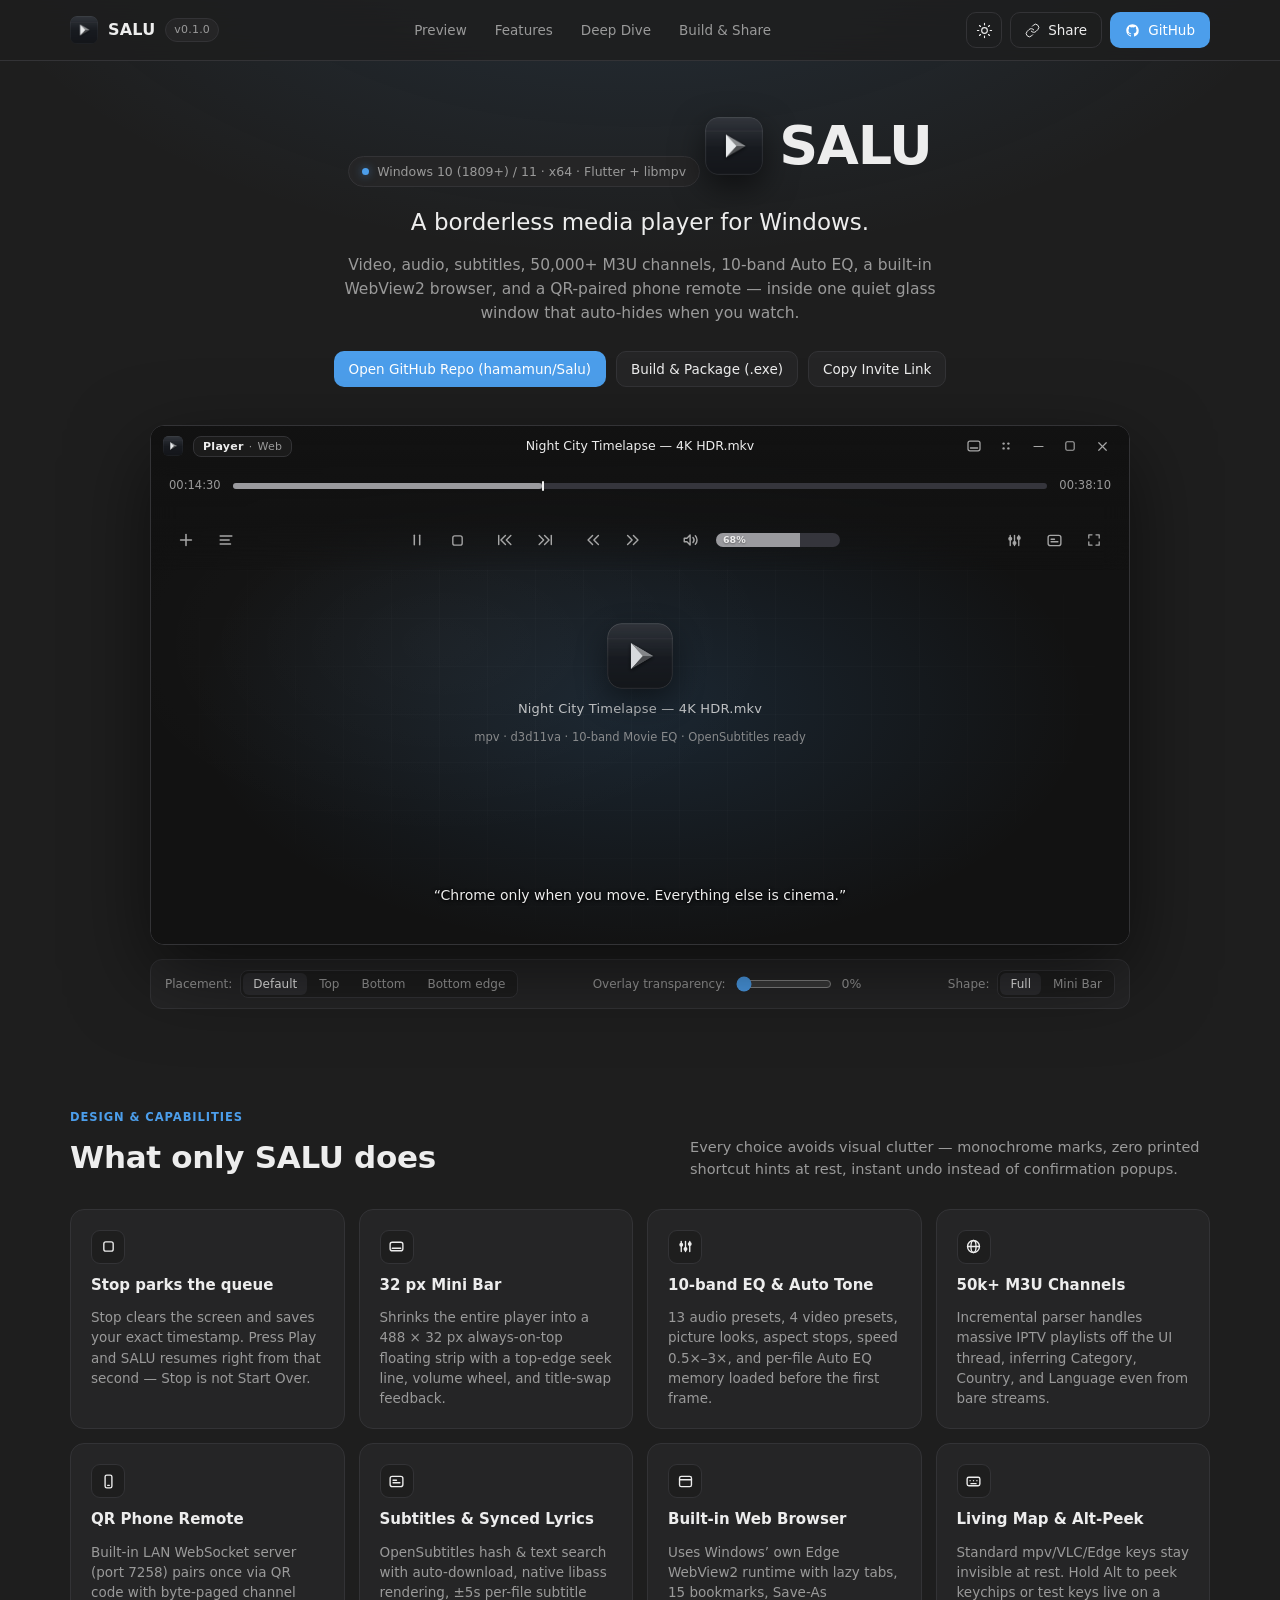
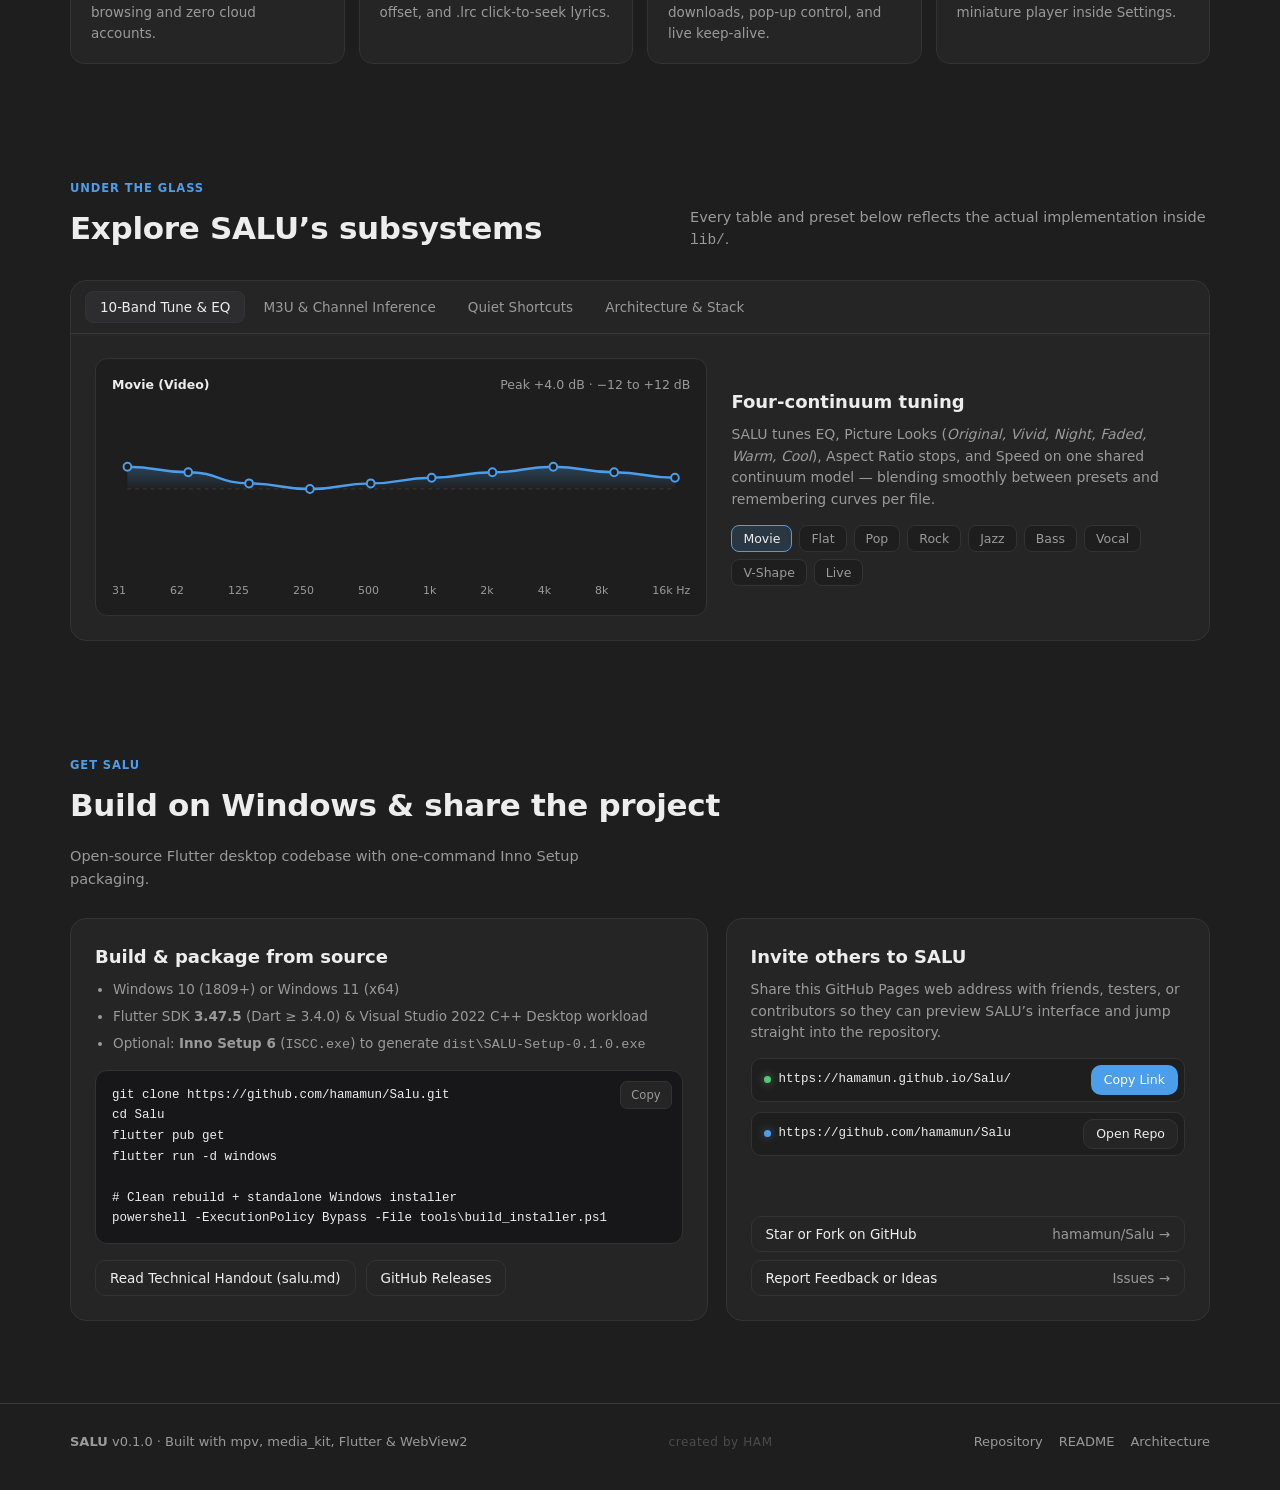
<file: docs/index.html>
<!DOCTYPE html>
<html lang="en" data-theme="dark">
<head>
  <meta charset="UTF-8" />
  <meta name="viewport" content="width=device-width, initial-scale=1.0" />
  <title>SALU — A borderless media player for Windows</title>
  <meta name="description" content="SALU is a borderless Flutter + mpv media player for Windows 10/11 with a 32 px Mini Bar, 10-band EQ, 50k+ M3U IPTV channels, subtitles & synced lyrics, built-in WebView2 browser, and QR phone remote." />
  <link rel="icon" type="image/png" href="assets/favicon.png" />

  <!-- Open Graph / Share preview -->
  <meta property="og:type" content="website" />
  <meta property="og:title" content="SALU — A borderless media player for Windows" />
  <meta property="og:description" content="Video, audio, subtitles, 50k+ M3U channels, 10-band EQ, 32 px Mini Bar, built-in Edge WebView2 browser, and QR Phone Remote — in one quiet glass window." />
  <meta property="og:url" content="https://hamamun.github.io/Salu/" />
  <meta property="og:image" content="https://hamamun.github.io/Salu/assets/og-card.png" />
  <meta name="twitter:card" content="summary_large_image" />
  <meta name="twitter:title" content="SALU — A borderless media player for Windows" />
  <meta name="twitter:description" content="A modern, mpv-powered borderless media player for Windows 10 & 11." />
  <meta name="twitter:image" content="https://hamamun.github.io/Salu/assets/og-card.png" />

  <link rel="stylesheet" href="styles.css" />
</head>
<body>
  <!-- Sticky Glass Header -->
  <header class="topbar">
    <div class="container topbar-inner">
      <a href="#top" class="brand" aria-label="SALU Home">
        <img src="assets/salu_logo.png" alt="SALU Logo" />
        <span class="brand-name">SALU</span>
        <span class="version-pill tabular">v0.1.0</span>
      </a>

      <nav class="nav-links" aria-label="Sections">
        <a href="#showcase">Preview</a>
        <a href="#features">Features</a>
        <a href="#explorer">Deep Dive</a>
        <a href="#install">Build &amp; Share</a>
      </nav>

      <div class="nav-actions">
        <button id="themeToggleBtn" class="btn btn-ghost btn-icon" type="button" title="Toggle Dark / Light theme" aria-label="Toggle Dark / Light theme">
          <svg width="17" height="17" viewBox="0 0 24 24" fill="none" stroke="currentColor" stroke-width="1.6" stroke-linecap="round" stroke-linejoin="round" aria-hidden="true">
            <circle cx="12" cy="12" r="4"></circle>
            <path d="M12 2v2M12 20v2M4.93 4.93l1.41 1.41M17.66 17.66l1.41 1.41M2 12h2M20 12h2M4.93 19.07l1.41-1.41M17.66 6.34l1.41-1.41"></path>
          </svg>
        </button>
        <button id="shareHeaderBtn" class="btn btn-ghost" type="button" title="Copy shareable link">
          <svg width="15" height="15" viewBox="0 0 24 24" fill="none" stroke="currentColor" stroke-width="1.6" stroke-linecap="round" stroke-linejoin="round" aria-hidden="true">
            <path d="M10 13a5 5 0 0 0 7.54.54l3-3a5 5 0 0 0-7.07-7.07l-1.72 1.71"></path>
            <path d="M14 11a5 5 0 0 0-7.54-.54l-3 3a5 5 0 0 0 7.07 7.07l1.71-1.71"></path>
          </svg>
          <span>Share</span>
        </button>
        <a class="btn btn-primary" href="https://github.com/hamamun/Salu" target="_blank" rel="noopener">
          <svg width="15" height="15" viewBox="0 0 24 24" fill="currentColor" aria-hidden="true">
            <path d="M12 2C6.477 2 2 6.484 2 12.017c0 4.425 2.865 8.18 6.839 9.504.5.092.682-.217.682-.483 0-.237-.008-.868-.013-1.703-2.782.605-3.369-1.343-3.369-1.343-.454-1.158-1.11-1.466-1.11-1.466-.908-.62.069-.608.069-.608 1.003.07 1.53 1.032 1.53 1.032.892 1.53 2.341 1.088 2.91.832.092-.647.35-1.088.636-1.338-2.22-.253-4.555-1.113-4.555-4.951 0-1.093.39-1.988 1.029-2.688-.103-.253-.446-1.272.098-2.65 0 0 .84-.27 2.75 1.026A9.564 9.564 0 0 1 12 6.844a9.59 9.59 0 0 1 2.504.337c1.909-1.296 2.747-1.027 2.747-1.027.546 1.379.202 2.398.1 2.651.64.7 1.028 1.595 1.028 2.688 0 3.848-2.339 4.695-4.566 4.943.359.309.678.92.678 1.855 0 1.338-.012 2.419-.012 2.747 0 .268.18.58.688.482A10.02 10.02 0 0 0 22 12.017C22 6.484 17.522 2 12 2Z"/>
          </svg>
          <span>GitHub</span>
        </a>
      </div>
    </div>
  </header>

  <main id="top">
    <!-- Hero + Interactive SALU Window -->
    <section id="showcase" class="hero">
      <div class="container">
        <div class="hero-header">
          <div class="hero-badge">
            <span class="status-dot accent"></span>
            <span>Windows 10 (1809+) / 11 · x64 · Flutter + libmpv</span>
          </div>
          <div class="hero-title-row">
            <img class="hero-logo" src="assets/salu_logo.png" alt="SALU" />
            <h1>SALU</h1>
          </div>
          <p class="hero-subtitle">A borderless media player for Windows.</p>
          <p class="hero-desc">
            Video, audio, subtitles, 50,000+ M3U channels, 10-band Auto EQ, a built-in WebView2 browser,
            and a QR-paired phone remote — inside one quiet glass window that auto-hides when you watch.
          </p>
          <div class="hero-ctas">
            <a class="btn btn-primary" href="https://github.com/hamamun/Salu" target="_blank" rel="noopener">Open GitHub Repo (hamamun/Salu)</a>
            <a class="btn" href="#install">Build &amp; Package (.exe)</a>
            <button id="shareHeroBtn" class="btn" type="button">Copy Invite Link</button>
          </div>
        </div>

        <!-- Interactive SALU Player Mockup -->
        <div class="showcase-wrap">
          <div id="showcaseStage" class="showcase-stage">
            <!-- Full Window Mockup -->
            <div id="saluWindow" class="salu-window">
              <!-- Video / Audio Canvas -->
              <div class="player-canvas" id="playerCanvas">
                <div class="canvas-scene" id="canvasScene">
                  <div class="scene-grid"></div>
                </div>
                <div class="scene-center-mark">
                  <img src="assets/salu_logo.png" alt="" />
                  <div class="scene-status-line" id="canvasTitleLine">Night City Timelapse — 4K HDR.mkv</div>
                  <div class="scene-sub-line" id="canvasSubLine">mpv · d3d11va · 10-band Movie EQ · OpenSubtitles ready</div>
                </div>
                <div class="sample-subtitle" id="sampleSubtitle">“Chrome only when you move. Everything else is cinema.”</div>
              </div>

              <!-- Fused Chrome Block (Title Bar + Controller) -->
              <div class="chrome-shell" id="chromeShell" data-placement="default">
                <div class="chrome-titlebar">
                  <div class="title-left">
                    <img class="title-left-mark" src="assets/salu_logo.png" alt="" />
                    <button id="modeToggleBtn" class="mode-toggle" type="button" title="Switch Player · Web (Alt+W)">
                      <span class="mode-word is-lit" id="modeWordPlayer">Player</span>
                      <span class="mode-sep">·</span>
                      <span class="mode-word" id="modeWordWeb">Web</span>
                    </button>
                  </div>

                  <div class="title-center" id="windowTitleText">Night City Timelapse — 4K HDR.mkv</div>

                  <div class="title-captions">
                    <button id="enterMiniBtn" class="salu-icon-btn caption-btn" type="button" title="Mini Bar Mode (Ctrl+M)">
                      <svg width="16" height="16" viewBox="0 0 20 20" fill="none" stroke="currentColor" stroke-width="1.6" stroke-linecap="round" stroke-linejoin="round">
                        <rect x="2.5" y="4" width="15" height="12" rx="2.5"></rect>
                        <line x1="5.5" y1="12.5" x2="14.5" y2="12.5"></line>
                      </svg>
                    </button>
                    <button id="settingsHintBtn" class="salu-icon-btn caption-btn" type="button" title="Settings (F2)">
                      <svg width="16" height="16" viewBox="0 0 20 20" fill="currentColor">
                        <circle cx="7" cy="7" r="1.5"></circle>
                        <circle cx="13" cy="7" r="1.5"></circle>
                        <circle cx="7" cy="13" r="1.5"></circle>
                        <circle cx="13" cy="13" r="1.5"></circle>
                      </svg>
                    </button>
                    <button class="salu-icon-btn caption-btn" type="button" title="Minimize" onclick="window.__saluFlashOsd('Window · borderless caption')">
                      <svg width="15" height="15" viewBox="0 0 20 20" fill="none" stroke="currentColor" stroke-width="1.6" stroke-linecap="round">
                        <line x1="4" y1="10" x2="16" y2="10"></line>
                      </svg>
                    </button>
                    <button class="salu-icon-btn caption-btn" type="button" title="Maximize">
                      <svg width="14" height="14" viewBox="0 0 20 20" fill="none" stroke="currentColor" stroke-width="1.6" stroke-linejoin="round">
                        <rect x="4" y="4" width="12" height="12" rx="2"></rect>
                      </svg>
                    </button>
                    <button class="salu-icon-btn caption-btn" type="button" title="Close">
                      <svg width="15" height="15" viewBox="0 0 20 20" fill="none" stroke="currentColor" stroke-width="1.6" stroke-linecap="round">
                        <line x1="5" y1="5" x2="15" y2="15"></line>
                        <line x1="15" y1="5" x2="5" y2="15"></line>
                      </svg>
                    </button>
                  </div>
                </div>

                <!-- Controller Panel (Row 1 Timeline + Row 2 Controls) -->
                <div class="chrome-controller" id="chromeController">
                  <div class="timeline-row">
                    <span class="time-label tabular" id="timeElapsed">00:14:28</span>
                    <div class="seek-track" id="seekTrack" role="slider" aria-label="Timeline">
                      <div class="seek-fill" id="seekFill"></div>
                      <div class="seek-thumb" id="seekThumb"></div>
                      <div class="hover-chip tabular" id="hoverChip">00:14:28</div>
                    </div>
                    <span class="time-label right tabular" id="timeTotal">00:38:10</span>
                  </div>

                  <div class="controls-row">
                    <div class="ctrl-left">
                      <button id="openPlusBtn" class="salu-icon-btn ctrl-btn open-plus" type="button" title="Open media">
                        <svg width="18" height="18" viewBox="0 0 20 20" fill="none" stroke="currentColor" stroke-width="1.7" stroke-linecap="round">
                          <line x1="10" y1="4" x2="10" y2="16"></line>
                          <line x1="4" y1="10" x2="16" y2="10"></line>
                        </svg>
                      </button>

                      <!-- Level-1 Open Media Glass Pill -->
                      <div class="open-pill" id="openPill">
                        <button class="salu-icon-btn ctrl-btn" type="button" title="Open File (Ctrl+O)" data-open-action="Open File dialog">
                          <svg width="17" height="17" viewBox="0 0 20 20" fill="none" stroke="currentColor" stroke-width="1.6" stroke-linecap="round">
                            <rect x="2.5" y="3.5" width="15" height="13" rx="2"></rect>
                            <line x1="2.5" y1="8" x2="4.5" y2="8"></line>
                            <line x1="2.5" y1="12" x2="4.5" y2="12"></line>
                            <line x1="15.5" y1="8" x2="17.5" y2="8"></line>
                            <line x1="15.5" y1="12" x2="17.5" y2="12"></line>
                          </svg>
                        </button>
                        <button class="salu-icon-btn ctrl-btn" type="button" title="Open Folder (Ctrl+Shift+O)" data-open-action="Open Folder · natural sort">
                          <svg width="17" height="17" viewBox="0 0 20 20" fill="none" stroke="currentColor" stroke-width="1.6" stroke-linecap="round">
                            <rect x="5.5" y="3" width="12" height="10" rx="2" opacity="0.55"></rect>
                            <rect x="2.5" y="7" width="12" height="10" rx="2"></rect>
                          </svg>
                        </button>
                        <button class="salu-icon-btn ctrl-btn" type="button" title="Open URL / M3U (Ctrl+U)" data-open-action="Open URL · M3U / Stream">
                          <svg width="17" height="17" viewBox="0 0 20 20" fill="none" stroke="currentColor" stroke-width="1.6" stroke-linecap="round">
                            <g transform="rotate(-45 10 10)">
                              <rect x="3" y="7" width="8.5" height="6" rx="3"></rect>
                              <rect x="8.5" y="7" width="8.5" height="6" rx="3"></rect>
                            </g>
                          </svg>
                        </button>
                      </div>

                      <button id="playlistBtn" class="salu-icon-btn ctrl-btn" type="button" title="Playlist &amp; Channels (Ctrl+L)">
                        <svg width="18" height="18" viewBox="0 0 20 20" fill="none" stroke="currentColor" stroke-width="1.6" stroke-linecap="round">
                          <line x1="3.5" y1="5.5" x2="16.5" y2="5.5"></line>
                          <line x1="3.5" y1="10" x2="13.5" y2="10"></line>
                          <line x1="3.5" y1="14.5" x2="15" y2="14.5"></line>
                        </svg>
                      </button>
                    </div>

                    <div class="ctrl-center">
                      <div class="ctrl-group">
                        <button id="playPauseBtn" class="salu-icon-btn ctrl-btn" type="button" title="Play / Pause (Space)">
                          <svg id="playPauseSvg" width="18" height="18" viewBox="0 0 20 20" fill="none" stroke="currentColor" stroke-width="1.7" stroke-linecap="round" stroke-linejoin="round">
                            <line x1="7" y1="4.8" x2="7" y2="15.2"></line>
                            <line x1="13" y1="4.8" x2="13" y2="15.2"></line>
                          </svg>
                        </button>
                        <button id="stopBtn" class="salu-icon-btn ctrl-btn" type="button" title="Stop — parks queue (S)">
                          <svg width="17" height="17" viewBox="0 0 20 20" fill="none" stroke="currentColor" stroke-width="1.6" stroke-linejoin="round">
                            <rect x="4.5" y="4.5" width="11" height="11" rx="2.4"></rect>
                          </svg>
                        </button>
                      </div>

                      <div class="ctrl-group">
                        <button id="prevBtn" class="salu-icon-btn ctrl-btn" type="button" title="Previous item (PgUp)">
                          <svg width="18" height="18" viewBox="0 0 20 20" fill="none" stroke="currentColor" stroke-width="1.6" stroke-linecap="round" stroke-linejoin="round">
                            <line x1="3" y1="5" x2="3" y2="15"></line>
                            <polyline points="10.5,5 5.5,10 10.5,15"></polyline>
                            <polyline points="16.5,5 11.5,10 16.5,15"></polyline>
                          </svg>
                        </button>
                        <button id="nextBtn" class="salu-icon-btn ctrl-btn" type="button" title="Next item (PgDn)">
                          <svg width="18" height="18" viewBox="0 0 20 20" fill="none" stroke="currentColor" stroke-width="1.6" stroke-linecap="round" stroke-linejoin="round">
                            <polyline points="3.5,5 8.5,10 3.5,15"></polyline>
                            <polyline points="9.5,5 14.5,10 9.5,15"></polyline>
                            <line x1="17" y1="5" x2="17" y2="15"></line>
                          </svg>
                        </button>
                      </div>

                      <div class="ctrl-group">
                        <button id="seekBackBtn" class="salu-icon-btn ctrl-btn" type="button" title="Seek -5s (Left Arrow)">
                          <svg width="18" height="18" viewBox="0 0 20 20" fill="none" stroke="currentColor" stroke-width="1.6" stroke-linecap="round" stroke-linejoin="round">
                            <polyline points="9.5,5 4.5,10 9.5,15"></polyline>
                            <polyline points="16,5 11,10 16,15"></polyline>
                          </svg>
                        </button>
                        <button id="seekFwdBtn" class="salu-icon-btn ctrl-btn" type="button" title="Seek +5s (Right Arrow)">
                          <svg width="18" height="18" viewBox="0 0 20 20" fill="none" stroke="currentColor" stroke-width="1.6" stroke-linecap="round" stroke-linejoin="round">
                            <polyline points="4,5 9,10 4,15"></polyline>
                            <polyline points="10.5,5 15.5,10 10.5,15"></polyline>
                          </svg>
                        </button>
                      </div>

                      <div class="ctrl-sound">
                        <button id="muteBtn" class="salu-icon-btn ctrl-btn" type="button" title="Mute / Unmute (M)">
                          <svg id="muteSvg" width="18" height="18" viewBox="0 0 20 20" fill="none" stroke="currentColor" stroke-width="1.6" stroke-linecap="round" stroke-linejoin="round">
                            <polygon points="2.5,8 5.5,8 9,4.5 9,15.5 5.5,12 2.5,12"></polygon>
                            <path d="M12.2 7.2a4.2 4.2 0 0 1 0 5.6"></path>
                            <path d="M14.8 5.2a7 7 0 0 1 0 9.6"></path>
                          </svg>
                        </button>
                        <div class="volume-bar" id="volumeBar" title="Volume">
                          <div class="volume-fill" id="volumeFill"></div>
                          <span class="volume-pct tabular" id="volumePct">68%</span>
                        </div>
                      </div>
                    </div>

                    <div class="ctrl-right">
                      <button class="salu-icon-btn ctrl-btn" type="button" title="Tune · EQ &amp; Picture (Ctrl+E)" onclick="window.__saluFlashOsd('Tune · Movie EQ · Auto Tone')">
                        <svg width="17" height="17" viewBox="0 0 20 20" fill="none" stroke="currentColor" stroke-width="1.6" stroke-linecap="round">
                          <line x1="5" y1="4" x2="5" y2="16"></line>
                          <line x1="10" y1="4" x2="10" y2="16"></line>
                          <line x1="15" y1="4" x2="15" y2="16"></line>
                          <circle cx="5" cy="8" r="1.6" fill="currentColor"></circle>
                          <circle cx="10" cy="13" r="1.6" fill="currentColor"></circle>
                          <circle cx="15" cy="7" r="1.6" fill="currentColor"></circle>
                        </svg>
                      </button>
                      <button class="salu-icon-btn ctrl-btn" type="button" title="Tracks &amp; Subtitles (C / Ctrl+Shift+F)" onclick="window.__saluFlashOsd('Subtitles · English (.srt)')">
                        <svg width="17" height="17" viewBox="0 0 20 20" fill="none" stroke="currentColor" stroke-width="1.6" stroke-linecap="round">
                          <rect x="2.5" y="4" width="15" height="12" rx="2.5"></rect>
                          <line x1="6" y1="11.5" x2="14" y2="11.5"></line>
                          <line x1="6" y1="8.5" x2="10" y2="8.5"></line>
                        </svg>
                      </button>
                      <button class="salu-icon-btn ctrl-btn" type="button" title="Fullscreen (F / F11)" onclick="window.__saluFlashOsd('Fullscreen · cursor hides with chrome')">
                        <svg width="16" height="16" viewBox="0 0 20 20" fill="none" stroke="currentColor" stroke-width="1.6" stroke-linecap="round" stroke-linejoin="round">
                          <polyline points="3.5,7.5 3.5,3.5 7.5,3.5"></polyline>
                          <polyline points="12.5,3.5 16.5,3.5 16.5,7.5"></polyline>
                          <polyline points="16.5,12.5 16.5,16.5 12.5,16.5"></polyline>
                          <polyline points="7.5,16.5 3.5,16.5 3.5,12.5"></polyline>
                        </svg>
                      </button>
                    </div>
                  </div>
                </div>
              </div>

              <!-- OSD Capsule -->
              <div class="osd-capsule tabular" id="osdCapsule">
                <span id="osdText">Paused · 00:14:28</span>
              </div>

              <!-- Slide-Out Playlist Drawer -->
              <aside class="playlist-drawer" id="playlistDrawer" aria-label="Playlist Queue">
                <div class="drawer-header">
                  <div class="drawer-search">
                    <svg width="13" height="13" viewBox="0 0 20 20" fill="none" stroke="currentColor" stroke-width="1.7" stroke-linecap="round">
                      <circle cx="9" cy="9" r="5.5"></circle>
                      <line x1="13.2" y1="13.2" x2="17" y2="17"></line>
                    </svg>
                    <span>3 / 3</span>
                  </div>
                  <button id="closePlaylistBtn" class="salu-icon-btn" type="button" title="Close">
                    <svg width="14" height="14" viewBox="0 0 20 20" fill="none" stroke="currentColor" stroke-width="1.6" stroke-linecap="round">
                      <line x1="5" y1="5" x2="15" y2="15"></line>
                      <line x1="15" y1="5" x2="5" y2="15"></line>
                    </svg>
                  </button>
                </div>
                <div class="drawer-list" id="queueList"></div>
              </aside>

              <!-- Built-in WebView2 Browser Mode Surface -->
              <div class="web-surface" id="webSurface">
                <div class="web-tabs-bar">
                  <div class="web-tab is-active">
                    <span class="status-dot"></span>
                    <span>SALU Web Browser</span>
                  </div>
                  <div class="web-tab">
                    <span>GitHub · hamamun/Salu</span>
                  </div>
                </div>
                <div class="web-nav-bar">
                  <button class="salu-icon-btn" type="button" title="Back (Alt+Left)">
                    <svg width="15" height="15" viewBox="0 0 20 20" fill="none" stroke="currentColor" stroke-width="1.6" stroke-linecap="round" stroke-linejoin="round"><polyline points="12,4 6,10 12,16"></polyline></svg>
                  </button>
                  <button class="salu-icon-btn" type="button" title="Forward (Alt+Right)">
                    <svg width="15" height="15" viewBox="0 0 20 20" fill="none" stroke="currentColor" stroke-width="1.6" stroke-linecap="round" stroke-linejoin="round"><polyline points="8,4 14,10 8,16"></polyline></svg>
                  </button>
                  <button class="salu-icon-btn" type="button" title="Reload (Ctrl+R)">
                    <svg width="15" height="15" viewBox="0 0 20 20" fill="none" stroke="currentColor" stroke-width="1.6" stroke-linecap="round" stroke-linejoin="round"><path d="M16 10a6 6 0 1 1-1.76-4.24"></path><polyline points="16,3.5 16,7.5 12,7.5"></polyline></svg>
                  </button>
                  <div class="web-address">https://github.com/hamamun/Salu</div>
                  <button id="closeWebBtn" class="salu-icon-btn" type="button" title="Return to Player">
                    <svg width="15" height="15" viewBox="0 0 20 20" fill="none" stroke="currentColor" stroke-width="1.6" stroke-linecap="round"><line x1="5" y1="5" x2="15" y2="15"></line><line x1="15" y1="5" x2="5" y2="15"></line></svg>
                  </button>
                </div>
                <div class="web-start-page">
                  <img src="assets/salu_logo.png" alt="SALU Browser" />
                  <strong>SALU Web Browser</strong>
                  <span style="font-size:13px; color:var(--text-2); max-width:420px;">
                    Powered by Windows&rsquo; built-in Edge WebView2 runtime. Tabs stay alive in the background when you switch back to Player mode.
                  </span>
                  <div class="web-bookmarks">
                    <span class="web-bm-chip"><span class="status-dot"></span> Google Search</span>
                    <span class="web-bm-chip">Pop-up Guard ON</span>
                    <span class="web-bm-chip">Ask where to save</span>
                    <span class="web-bm-chip">Auto-clear policies</span>
                  </div>
                </div>
              </div>
            </div>

            <!-- 488x32 Mini Bar Mode Mockup -->
            <div id="miniBarWindow" class="mini-bar-window" aria-label="SALU Mini Bar">
              <div class="mini-top-meter" id="miniSeekMeter" title="Top-edge seek meter">
                <div class="mini-top-meter-fill" id="miniSeekFill"></div>
              </div>
              <img class="mini-brand" src="assets/salu_logo.png" alt="" />
              <button id="miniPlayBtn" class="salu-icon-btn mini-hit" type="button">
                <svg id="miniPlaySvg" width="15" height="15" viewBox="0 0 20 20" fill="none" stroke="currentColor" stroke-width="1.7" stroke-linecap="round">
                  <line x1="7" y1="5" x2="7" y2="15"></line><line x1="13" y1="5" x2="13" y2="15"></line>
                </svg>
              </button>
              <button id="miniStopBtn" class="salu-icon-btn mini-hit" type="button">
                <svg width="14" height="14" viewBox="0 0 20 20" fill="none" stroke="currentColor" stroke-width="1.6"><rect x="4.5" y="4.5" width="11" height="11" rx="2.4"></rect></svg>
              </button>
              <div class="mini-gap-sm"></div>
              <button id="miniPrevBtn" class="salu-icon-btn mini-hit" type="button">
                <svg width="14" height="14" viewBox="0 0 20 20" fill="none" stroke="currentColor" stroke-width="1.6" stroke-linecap="round" stroke-linejoin="round"><line x1="3" y1="5" x2="3" y2="15"></line><polyline points="10.5,5 5.5,10 10.5,15"></polyline><polyline points="16.5,5 11.5,10 16.5,15"></polyline></svg>
              </button>
              <button id="miniNextBtn" class="salu-icon-btn mini-hit" type="button">
                <svg width="14" height="14" viewBox="0 0 20 20" fill="none" stroke="currentColor" stroke-width="1.6" stroke-linecap="round" stroke-linejoin="round"><polyline points="3.5,5 8.5,10 3.5,15"></polyline><polyline points="9.5,5 14.5,10 9.5,15"></polyline><line x1="17" y1="5" x2="17" y2="15"></line></svg>
              </button>
              <div class="mini-gap-md"></div>
              <button id="miniMuteBtn" class="salu-icon-btn mini-hit" type="button">
                <svg width="14" height="14" viewBox="0 0 20 20" fill="none" stroke="currentColor" stroke-width="1.6" stroke-linecap="round" stroke-linejoin="round"><polygon points="2.5,8 5.5,8 9,4.5 9,15.5 5.5,12 2.5,12"></polygon><path d="M12.5 7.5a3.8 3.8 0 0 1 0 5"></path></svg>
              </button>
              <div class="mini-wheel" id="miniWheel" title="Scroll or click to step volume"></div>
              <div class="mini-title" id="miniTitleText">Night City Timelapse — 4K HDR.mkv</div>
              <button id="exitMiniBtn" class="salu-icon-btn mini-hit" type="button" title="Restore full window (Esc)">
                <svg width="14" height="14" viewBox="0 0 20 20" fill="none" stroke="currentColor" stroke-width="1.6" stroke-linecap="round" stroke-linejoin="round"><polyline points="12,4 16,4 16,8"></polyline><polyline points="8,16 4,16 4,12"></polyline><line x1="16" y1="4" x2="11" y2="9"></line><line x1="4" y1="16" x2="9" y2="11"></line></svg>
              </button>
            </div>
          </div>

          <!-- Interactive Appearance Controls (reflecting Settings -> Appearance) -->
          <div class="showcase-toolbar">
            <div class="toolbar-group">
              <span class="toolbar-label">Placement:</span>
              <div class="pill-switch" id="placementPills">
                <button class="pill-opt is-selected" type="button" data-placement="default">Default</button>
                <button class="pill-opt" type="button" data-placement="top">Top</button>
                <button class="pill-opt" type="button" data-placement="bottom">Bottom</button>
                <button class="pill-opt" type="button" data-placement="bottomEdge">Bottom edge</button>
              </div>
            </div>

            <div class="toolbar-group">
              <span class="toolbar-label">Overlay transparency:</span>
              <div class="range-control">
                <input id="transparencySlider" type="range" min="0" max="40" step="5" value="0" aria-label="Overlay transparency percentage" />
                <span id="transparencyVal" class="tabular" style="min-width: 32px; color: var(--text-2);">0%</span>
              </div>
            </div>

            <div class="toolbar-group">
              <span class="toolbar-label">Shape:</span>
              <div class="pill-switch">
                <button class="pill-opt is-selected" id="shapeFullBtn" type="button">Full</button>
                <button class="pill-opt" id="shapeMiniBtn" type="button">Mini Bar</button>
              </div>
            </div>
          </div>
        </div>
      </div>
    </section>

    <!-- What Only SALU Does -->
    <section id="features" class="section">
      <div class="container">
        <div class="section-head">
          <div>
            <div class="section-kicker">Design &amp; Capabilities</div>
            <h2 class="section-title">What only SALU does</h2>
          </div>
          <p class="section-note">
            Every choice avoids visual clutter — monochrome marks, zero printed shortcut hints at rest, instant undo instead of confirmation popups.
          </p>
        </div>

        <div class="feature-grid">
          <article class="feature-card">
            <div class="feature-icon">
              <svg width="17" height="17" viewBox="0 0 20 20" fill="none" stroke="currentColor" stroke-width="1.6"><rect x="4.5" y="4.5" width="11" height="11" rx="2.4"></rect></svg>
            </div>
            <h3>Stop parks the queue</h3>
            <p>Stop clears the screen and saves your exact timestamp. Press Play and SALU resumes right from that second — Stop is not Start Over.</p>
          </article>

          <article class="feature-card">
            <div class="feature-icon">
              <svg width="17" height="17" viewBox="0 0 20 20" fill="none" stroke="currentColor" stroke-width="1.6" stroke-linecap="round"><rect x="2.5" y="5" width="15" height="10" rx="2.5"></rect><line x1="5" y1="12" x2="15" y2="12"></line></svg>
            </div>
            <h3>32 px Mini Bar</h3>
            <p>Shrinks the entire player into a 488 × 32 px always-on-top floating strip with a top-edge seek line, volume wheel, and title-swap feedback.</p>
          </article>

          <article class="feature-card">
            <div class="feature-icon">
              <svg width="17" height="17" viewBox="0 0 20 20" fill="none" stroke="currentColor" stroke-width="1.6" stroke-linecap="round"><line x1="5" y1="4" x2="5" y2="16"></line><line x1="10" y1="4" x2="10" y2="16"></line><line x1="15" y1="4" x2="15" y2="16"></line><circle cx="5" cy="8" r="1.5" fill="currentColor"></circle><circle cx="10" cy="13" r="1.5" fill="currentColor"></circle><circle cx="15" cy="7" r="1.5" fill="currentColor"></circle></svg>
            </div>
            <h3>10-band EQ &amp; Auto Tone</h3>
            <p>13 audio presets, 4 video presets, picture looks, aspect stops, speed 0.5×–3×, and per-file Auto EQ memory loaded before the first frame.</p>
          </article>

          <article class="feature-card">
            <div class="feature-icon">
              <svg width="17" height="17" viewBox="0 0 20 20" fill="none" stroke="currentColor" stroke-width="1.6" stroke-linecap="round"><circle cx="10" cy="10" r="7"></circle><ellipse cx="10" cy="10" rx="3" ry="7"></ellipse><line x1="3" y1="10" x2="17" y2="10"></line></svg>
            </div>
            <h3>50k+ M3U Channels</h3>
            <p>Incremental parser handles massive IPTV playlists off the UI thread, inferring Category, Country, and Language even from bare streams.</p>
          </article>

          <article class="feature-card">
            <div class="feature-icon">
              <svg width="17" height="17" viewBox="0 0 20 20" fill="none" stroke="currentColor" stroke-width="1.6" stroke-linecap="round"><rect x="6" y="2.5" width="8" height="15" rx="2"></rect><line x1="9" y1="14.5" x2="11" y2="14.5"></line></svg>
            </div>
            <h3>QR Phone Remote</h3>
            <p>Built-in LAN WebSocket server (port 7258) pairs once via QR code with byte-paged channel browsing and zero cloud accounts.</p>
          </article>

          <article class="feature-card">
            <div class="feature-icon">
              <svg width="17" height="17" viewBox="0 0 20 20" fill="none" stroke="currentColor" stroke-width="1.6" stroke-linecap="round"><rect x="2.5" y="4" width="15" height="12" rx="2.5"></rect><line x1="6" y1="11.5" x2="14" y2="11.5"></line><line x1="6" y1="8.5" x2="10" y2="8.5"></line></svg>
            </div>
            <h3>Subtitles &amp; Synced Lyrics</h3>
            <p>OpenSubtitles hash &amp; text search with auto-download, native libass rendering, ±5s per-file subtitle offset, and .lrc click-to-seek lyrics.</p>
          </article>

          <article class="feature-card">
            <div class="feature-icon">
              <svg width="17" height="17" viewBox="0 0 20 20" fill="none" stroke="currentColor" stroke-width="1.6" stroke-linecap="round"><rect x="3" y="4" width="14" height="12" rx="2"></rect><line x1="3" y1="8" x2="17" y2="8"></line></svg>
            </div>
            <h3>Built-in Web Browser</h3>
            <p>Uses Windows&rsquo; own Edge WebView2 runtime with lazy tabs, 15 bookmarks, Save-As downloads, pop-up control, and live keep-alive.</p>
          </article>

          <article class="feature-card">
            <div class="feature-icon">
              <svg width="17" height="17" viewBox="0 0 20 20" fill="none" stroke="currentColor" stroke-width="1.6" stroke-linecap="round"><rect x="2.5" y="5" width="15" height="10" rx="2"></rect><line x1="6" y1="9" x2="6" y2="9"></line><line x1="10" y1="9" x2="10" y2="9"></line><line x1="14" y1="9" x2="14" y2="9"></line><line x1="7" y1="12.5" x2="13" y2="12.5"></line></svg>
            </div>
            <h3>Living Map &amp; Alt-Peek</h3>
            <p>Standard mpv/VLC/Edge keys stay invisible at rest. Hold Alt to peek keychips or test keys live on a miniature player inside Settings.</p>
          </article>
        </div>
      </div>
    </section>

    <!-- Interactive Deep Dive Tabs -->
    <section id="explorer" class="section">
      <div class="container">
        <div class="section-head">
          <div>
            <div class="section-kicker">Under the Glass</div>
            <h2 class="section-title">Explore SALU&rsquo;s subsystems</h2>
          </div>
          <p class="section-note">
            Every table and preset below reflects the actual implementation inside <code style="font-family:var(--font-mono);">lib/</code>.
          </p>
        </div>

        <div class="explorer-card">
          <div class="explorer-tabs" role="tablist">
            <button class="explorer-tab is-active" type="button" data-pane="pane-eq">10-Band Tune &amp; EQ</button>
            <button class="explorer-tab" type="button" data-pane="pane-iptv">M3U &amp; Channel Inference</button>
            <button class="explorer-tab" type="button" data-pane="pane-shortcuts">Quiet Shortcuts</button>
            <button class="explorer-tab" type="button" data-pane="pane-stack">Architecture &amp; Stack</button>
          </div>

          <!-- Pane 1: EQ Curve -->
          <div id="pane-eq" class="explorer-pane is-active">
            <div class="eq-layout">
              <div class="eq-canvas-box">
                <div style="display:flex; justify-content:space-between; align-items:center; margin-bottom:10px; font-size:12.5px; color:var(--text-2);">
                  <span id="eqPresetLabel" style="color:var(--text); font-weight:600;">Movie (Video EQ)</span>
                  <span class="tabular" id="eqPeakLabel">Peak +4.0 dB · −12 to +12 dB</span>
                </div>
                <svg id="eqSvg" class="eq-svg" viewBox="0 0 600 170" preserveAspectRatio="none"></svg>
                <div style="display:flex; justify-content:space-between; font-size:11px; color:var(--text-2); margin-top:8px;" class="tabular">
                  <span>31</span><span>62</span><span>125</span><span>250</span><span>500</span><span>1k</span><span>2k</span><span>4k</span><span>8k</span><span>16k Hz</span>
                </div>
              </div>

              <div>
                <h3 style="margin:0 0 8px; font-size:18px;">Four-continuum tuning</h3>
                <p style="margin:0 0 14px; font-size:14px; color:var(--text-2);">
                  SALU tunes EQ, Picture Looks (<em>Original, Vivid, Night, Faded, Warm, Cool</em>), Aspect Ratio stops, and Speed on one shared continuum model — blending smoothly between presets and remembering curves per file.
                </p>
                <div class="eq-presets" id="eqPresetsContainer"></div>
              </div>
            </div>
          </div>

          <!-- Pane 2: IPTV -->
          <div id="pane-iptv" class="explorer-pane">
            <div class="iptv-grid">
              <div>
                <h3 style="margin:0 0 8px; font-size:18px;">Zero-cap incremental M3U8 parsing</h3>
                <p style="margin:0 0 12px; font-size:14px; color:var(--text-2);">
                  Playlists opened from local files or direct URLs are parsed incrementally by SALU itself — never dumped raw into mpv. Even bare playlists without tags infer Country and Language from <code style="font-family:var(--font-mono);">tvg-id</code>, prefixes, or stream queries.
                </p>
                <ul class="req-list">
                  <li><strong>Grouping modes:</strong> Flat · Category · Country · Language</li>
                  <li><strong>Provider favourites:</strong> survive credential rotations without storing raw stream URLs</li>
                  <li><strong>3-strike dead-channel skip:</strong> automatically advances past unreachable streams</li>
                  <li><strong>Clean live timeline:</strong> still soft indicator light inside the controller</li>
                </ul>
              </div>

              <div class="channel-sample-list">
                <div class="channel-row">
                  <span class="channel-meta">
                    <span class="status-dot"></span>
                    <span>ATN Bangla HD</span>
                  </span>
                  <span class="channel-meta">
                    <span class="channel-tag">BD · tvg-id</span>
                    <span class="channel-tag">Bangla</span>
                  </span>
                </div>
                <div class="channel-row">
                  <span class="channel-meta">
                    <span class="status-dot"></span>
                    <span>US | World News Live</span>
                  </span>
                  <span class="channel-meta">
                    <span class="channel-tag">US · group-title</span>
                    <span class="channel-tag">English</span>
                  </span>
                </div>
                <div class="channel-row">
                  <span class="channel-meta">
                    <span class="status-dot"></span>
                    <span>IN: Sony Ten 2 HD</span>
                  </span>
                  <span class="channel-meta">
                    <span class="channel-tag">IN · prefix</span>
                    <span class="channel-tag">Sports</span>
                  </span>
                </div>
                <div class="channel-row">
                  <span class="channel-meta">
                    <span class="status-dot" style="background:var(--dead); box-shadow:none;"></span>
                    <span>Stream Timeout (3-strike skipped)</span>
                  </span>
                  <span class="channel-meta">
                    <span class="channel-tag">Auto-skip</span>
                  </span>
                </div>
              </div>
            </div>
          </div>

          <!-- Pane 3: Shortcuts -->
          <div id="pane-shortcuts" class="explorer-pane">
            <div class="shortcut-scope-bar">
              <div>
                <strong style="font-size:15px;">One key, one meaning per mode</strong>
                <div style="font-size:13px; color:var(--text-2);">Modeled after mpv, VLC, and Microsoft Edge standards. Hold <kbd>Alt</kbd> inside SALU to peek bindings on hover.</div>
              </div>
              <div class="pill-switch" id="shortcutScopePills">
                <button class="pill-opt is-selected" type="button" data-scope="player">Player</button>
                <button class="pill-opt" type="button" data-scope="mini">Mini</button>
                <button class="pill-opt" type="button" data-scope="web">Web</button>
              </div>
            </div>
            <div class="shortcut-grid" id="shortcutGrid"></div>
          </div>

          <!-- Pane 4: Stack -->
          <div id="pane-stack" class="explorer-pane">
            <div class="stack-grid">
              <div class="stack-item">
                <strong>Flutter 3.47.5 + Win32</strong>
                <span>Borderless custom title bar via <code style="font-family:var(--font-mono);">window_manager</code>, strict single-instance IPC, multi-monitor DPI clamping.</span>
              </div>
              <div class="stack-item">
                <strong>media_kit + libmpv-2.dll</strong>
                <span>Hardware-accelerated playback (<code style="font-family:var(--font-mono);">d3d11va</code>), native <code style="font-family:var(--font-mono);">libass</code> subtitle rendering, audio filters.</span>
              </div>
              <div class="stack-item">
                <strong>Vendored WebView2</strong>
                <span>Wraps Windows&rsquo; system Edge runtime with <code style="font-family:var(--font-mono);">PreferredColorScheme</code> and Save-As download deferrals.</span>
              </div>
              <div class="stack-item">
                <strong>LAN Remote Server</strong>
                <span>Port <code style="font-family:var(--font-mono);">7258</code> authenticated WebSocket + QR pairing + byte-bounded 8 KiB paged queue protocol.</span>
              </div>
              <div class="stack-item">
                <strong>Detached Updater</strong>
                <span>Checks <code style="font-family:var(--font-mono);">libmpv-2.dll</code>, <code style="font-family:var(--font-mono);">WebView2Loader.dll</code>, and <code style="font-family:var(--font-mono);">yt-dlp.exe</code> with lock-safe swap on exit.</span>
              </div>
              <div class="stack-item">
                <strong>Inno Setup 6 Installer</strong>
                <span>Clean x64 installer (<code style="font-family:var(--font-mono);">salu.iss</code>) with HKCU Open-With registration &amp; clean uninstaller hooks.</span>
              </div>
            </div>
          </div>
        </div>
      </div>
    </section>

    <!-- Build, Package & Invite Others -->
    <section id="install" class="section">
      <div class="container">
        <div class="section-head">
          <div>
            <div class="section-kicker">Get SALU</div>
            <h2 class="section-title">Build on Windows &amp; share the project</h2>
          </div>
          <p class="section-note">
            Open-source Flutter desktop codebase with one-command Inno Setup packaging.
          </p>
        </div>

        <div class="install-grid">
          <div class="panel-card">
            <div>
              <h3 style="margin:0 0 8px; font-size:18px;">Build &amp; package from source</h3>
              <ul class="req-list" style="margin-bottom:14px;">
                <li>Windows 10 (1809+) or Windows 11 (x64)</li>
                <li>Flutter SDK <strong>3.47.5</strong> (Dart &ge; 3.4.0) &amp; Visual Studio 2022 C++ Desktop workload</li>
                <li>Optional: <strong>Inno Setup 6</strong> (<code style="font-family:var(--font-mono);">ISCC.exe</code>) to generate <code style="font-family:var(--font-mono);">dist\SALU-Setup-0.1.0.exe</code></li>
              </ul>

              <div class="code-block">
                <button id="copyBuildBtn" class="copy-btn" type="button">Copy</button>
<pre style="margin:0; font-family:inherit;">git clone https://github.com/hamamun/Salu.git
cd Salu
flutter pub get
flutter run -d windows

# Clean rebuild + standalone Windows installer
powershell -ExecutionPolicy Bypass -File tools\build_installer.ps1</pre>
              </div>
            </div>

            <div style="display:flex; flex-wrap:wrap; gap:10px;">
              <a class="btn" href="https://github.com/hamamun/Salu/blob/main/salu.md" target="_blank" rel="noopener">Read Technical Handout (salu.md)</a>
              <a class="btn" href="https://github.com/hamamun/Salu/releases" target="_blank" rel="noopener">GitHub Releases</a>
            </div>
          </div>

          <div class="panel-card">
            <div>
              <h3 style="margin:0 0 8px; font-size:18px;">Invite others to SALU</h3>
              <p style="margin:0 0 14px; font-size:14px; color:var(--text-2);">
                Share this GitHub Pages web address with friends, testers, or contributors so they can preview SALU&rsquo;s interface and jump straight into the repository.
              </p>

              <div class="share-box" style="margin-bottom:10px;">
                <span class="status-dot"></span>
                <span class="share-url" id="shareUrlText">https://hamamun.github.io/Salu/</span>
                <button id="copyShareUrlBtn" class="btn btn-primary" type="button" style="height:30px; padding:0 12px; font-size:12.5px;">Copy Link</button>
              </div>

              <div class="share-box" style="margin-bottom:14px;">
                <span class="status-dot accent"></span>
                <span class="share-url">https://github.com/hamamun/Salu</span>
                <a class="btn" href="https://github.com/hamamun/Salu" target="_blank" rel="noopener" style="height:30px; padding:0 12px; font-size:12.5px;">Open Repo</a>
              </div>
            </div>

            <div style="display:flex; flex-direction:column; gap:8px;">
              <a class="btn" href="https://github.com/hamamun/Salu" target="_blank" rel="noopener" style="justify-content:space-between;">
                <span>Star or Fork on GitHub</span>
                <span style="color:var(--text-2);">hamamun/Salu &rarr;</span>
              </a>
              <a class="btn" href="https://github.com/hamamun/Salu/issues" target="_blank" rel="noopener" style="justify-content:space-between;">
                <span>Report Feedback or Ideas</span>
                <span style="color:var(--text-2);">Issues &rarr;</span>
              </a>
            </div>
          </div>
        </div>
      </div>
    </section>
  </main>

  <footer class="footer">
    <div class="container footer-inner">
      <div>
        <strong>SALU</strong> <span style="color:var(--text-2);">v0.1.0 · Built with mpv, media_kit, Flutter &amp; WebView2</span>
      </div>
      <div class="footer-sig">created by HAM</div>
      <div class="footer-links">
        <a href="https://github.com/hamamun/Salu" target="_blank" rel="noopener">Repository</a>
        <a href="https://github.com/hamamun/Salu/blob/main/README.md" target="_blank" rel="noopener">README</a>
        <a href="https://github.com/hamamun/Salu/blob/main/salu.md" target="_blank" rel="noopener">Architecture</a>
      </div>
    </div>
  </footer>

  <!-- Glass OSD-style Page Toast -->
  <div id="pageToast" class="page-toast" role="status" aria-live="polite">
    <span class="status-dot"></span>
    <span id="pageToastText">Link copied</span>
  </div>

  <script src="app.js"></script>
</body>
</html>
</file>
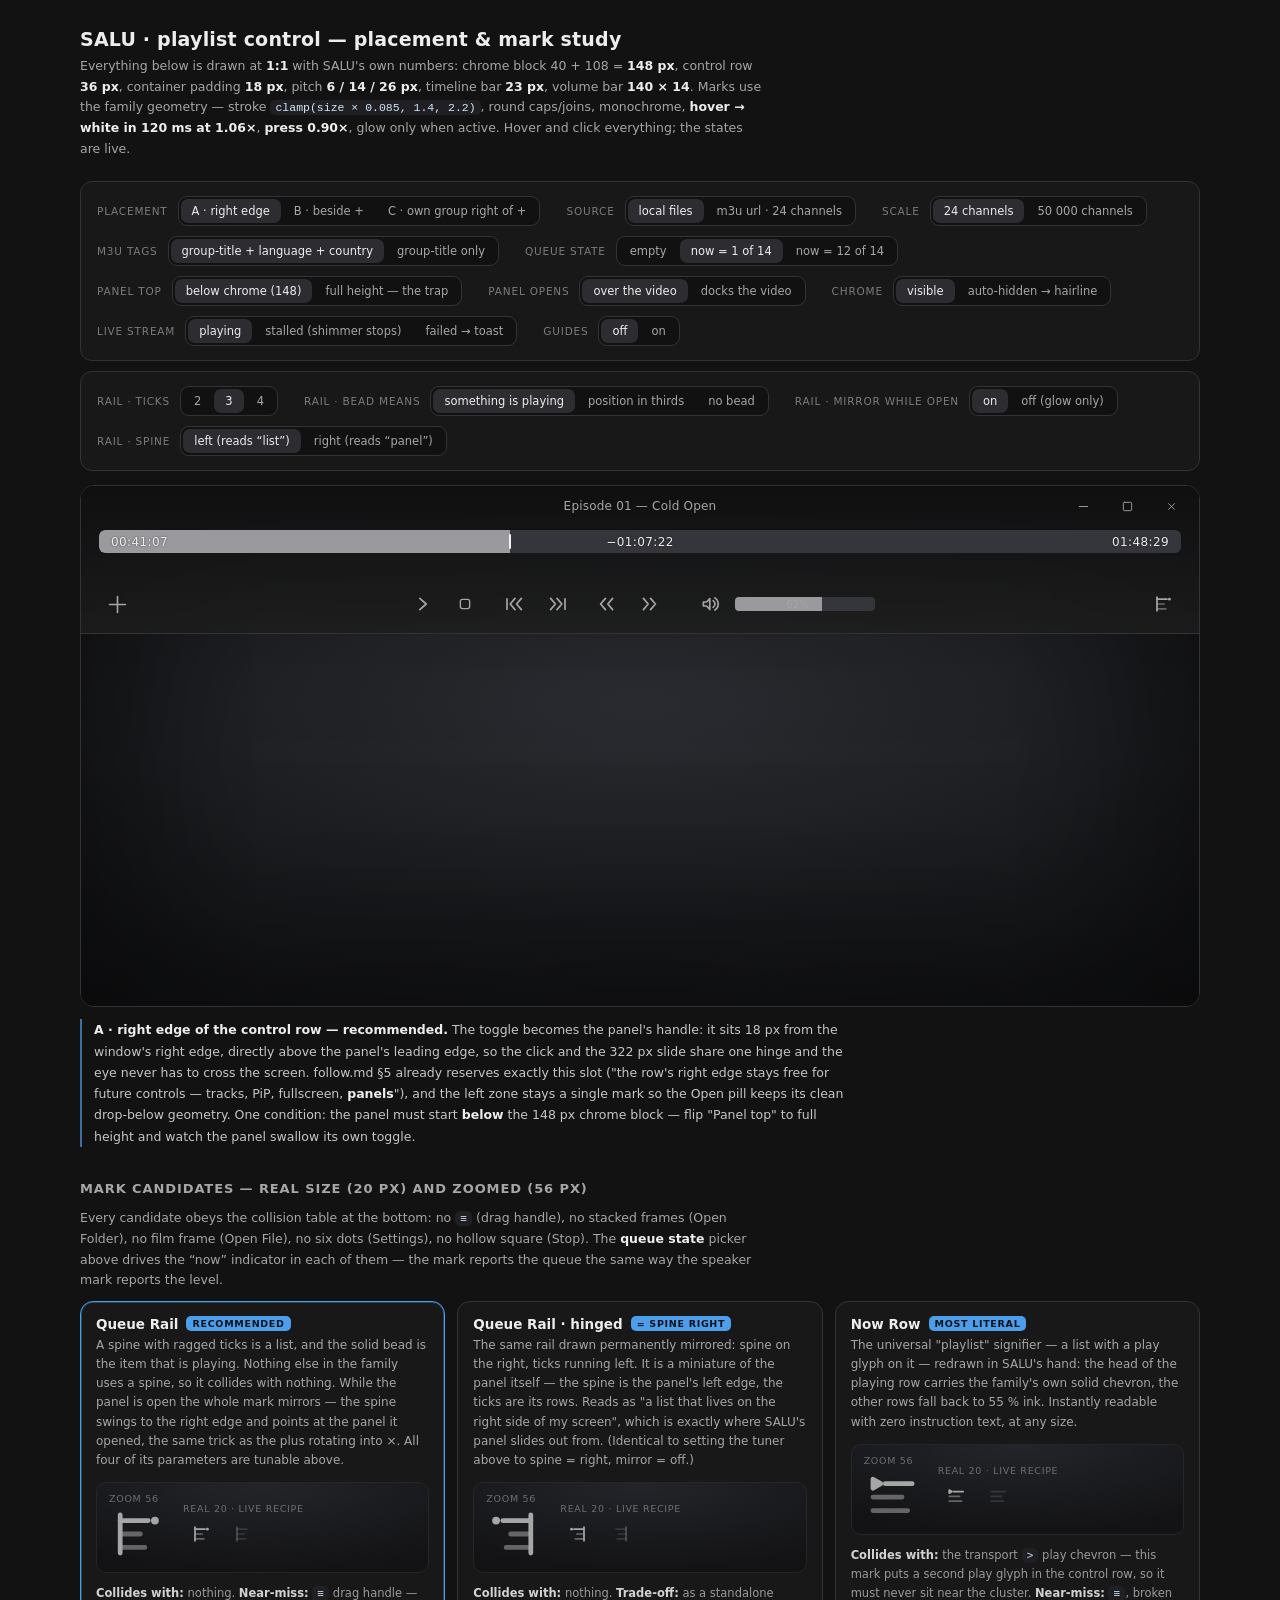
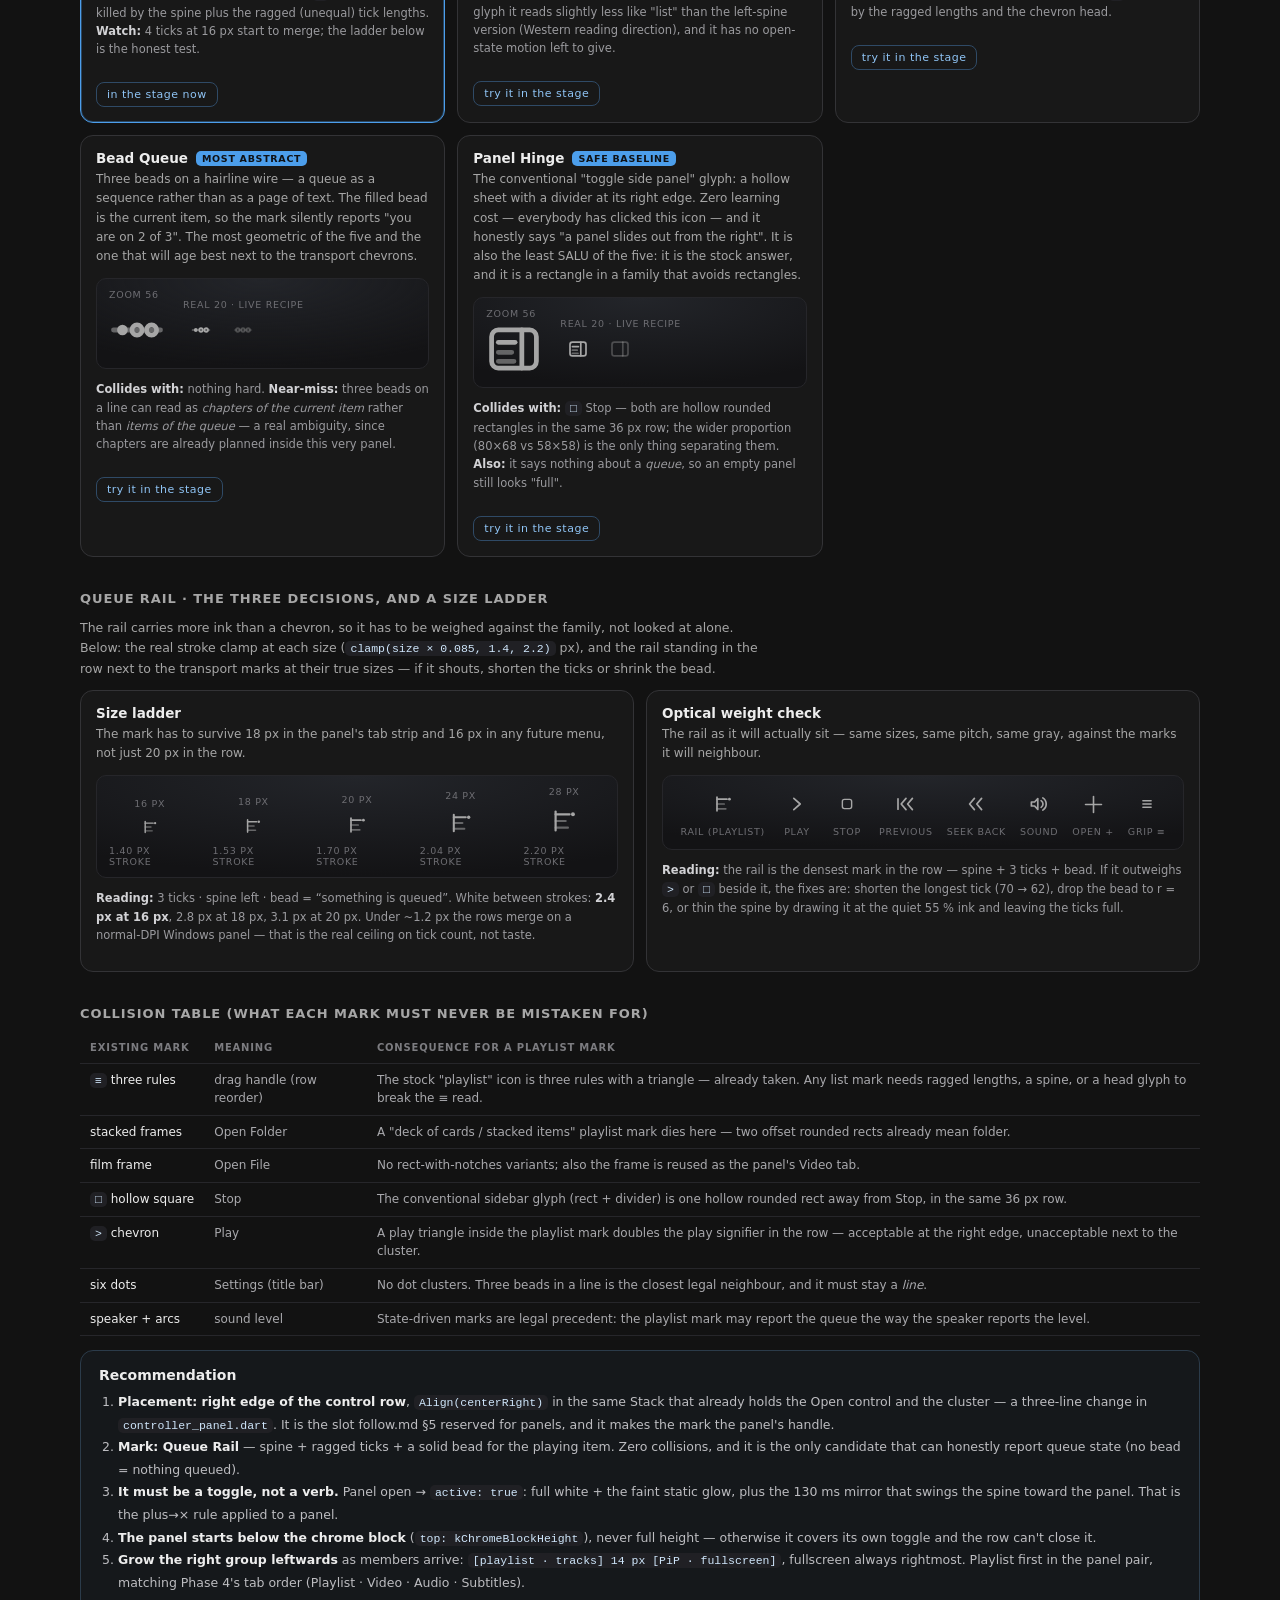
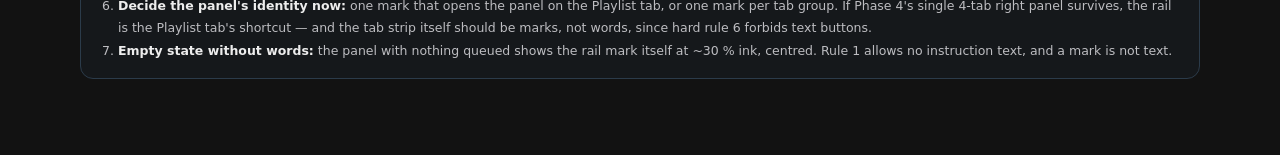
<file: design/playlist-mark-preview/index.html>
<!DOCTYPE html>
<html lang="en">
<head>
<meta charset="utf-8">
<meta name="viewport" content="width=device-width, initial-scale=1">
<title>SALU · playlist control — placement &amp; mark study</title>
<style>
  :root{color-scheme:dark;
    --bg:#121212; --surface:#252526; --glass:rgba(30,30,30,.80);
    --outline:#333336; --divider:#3A3A3C;
    --ink-idle:#A6A6A6; --ink-lit:#EDEDED;
    --track:#35353C; --fill:rgba(255,255,255,.50); --thumb:#F2F2F2;
    --font:'Segoe UI Variable Display','Segoe UI Variable Text','Segoe UI Variable','Segoe UI',system-ui,sans-serif;
  }
  *{box-sizing:border-box}
  html,body{margin:0;background:var(--bg);color:var(--ink-lit);font-family:var(--font)}
  body{padding:28px 24px 80px}
  .wrap{max-width:1120px;margin:0 auto}
  h1{font-size:19px;font-weight:600;letter-spacing:.2px;margin:0 0 6px}
  .sub{font-size:12.5px;line-height:1.65;color:var(--ink-idle);margin:0 0 22px;max-width:86ch}
  .sub b{color:var(--ink-lit);font-weight:600}
  h2{font-size:13px;font-weight:600;letter-spacing:.9px;text-transform:uppercase;color:var(--ink-idle);margin:34px 0 12px}

  /* ── pickers ─────────────────────────────────────────────── */
  .pickers{display:flex;flex-wrap:wrap;gap:10px 26px;padding:14px 16px;background:#181818;
           border:1px solid var(--outline);border-radius:12px}
  .pick{display:flex;align-items:baseline;gap:10px}
  .pick > span{font-size:10.5px;letter-spacing:.8px;text-transform:uppercase;color:#7C7C80;white-space:nowrap}
  .segs{display:flex;gap:2px;background:#111;border:1px solid var(--outline);border-radius:9px;padding:2px}
  .segs button{all:unset;cursor:pointer;font-family:var(--font);font-size:11.5px;color:var(--ink-idle);
               padding:5px 11px;border-radius:7px;transition:color .12s,background .12s}
  .segs button:hover{color:var(--ink-lit)}
  .segs button[aria-pressed="true"]{color:var(--ink-lit);background:#2C2C31}

  /* ── stage ───────────────────────────────────────────────── */
  .stage-shell{position:relative;margin-top:14px;border:1px solid var(--outline);border-radius:14px;
               overflow:hidden;background:#0E0E10}
  .stage{position:relative;width:100%;height:520px;overflow:hidden}
  .video{position:absolute;inset:0;transition:margin-right .22s cubic-bezier(.215,.61,.355,1);
         background:
           radial-gradient(120% 90% at 50% 42%, #2A2C31 0%, #191A1D 46%, #0E0E10 100%),
           repeating-linear-gradient(115deg, rgba(255,255,255,.014) 0 2px, transparent 2px 7px);}
  .video::after{content:'';position:absolute;inset:0;box-shadow:inset 0 0 180px 40px rgba(0,0,0,.55)}

  /* fused chrome block: 40 title + 108 controller = 148 */
  .chrome{position:absolute;top:0;left:0;right:0;height:148px;z-index:6;
          background:linear-gradient(180deg, rgba(16,16,17,.93), rgba(30,30,30,.80));
          backdrop-filter:blur(18px) saturate(120%);-webkit-backdrop-filter:blur(18px) saturate(120%);
          border-bottom:1px solid var(--outline)}
  .titlebar{height:40px;display:flex;align-items:center;padding:0 6px 0 16px;position:relative}
  .titlebar .t{position:absolute;left:0;right:0;text-align:center;font-size:12px;color:var(--ink-idle);
               letter-spacing:.2px;pointer-events:none}
  .caps{margin-left:auto;display:flex;align-items:center;gap:0}
  .capbtn{width:44px;height:32px;display:grid;place-items:center;color:var(--ink-idle);cursor:default;
          border-radius:6px;transition:background .12s,color .12s}
  .capbtn:hover{background:rgba(255,255,255,.10);color:var(--ink-lit)}
  .capbtn.close:hover{background:#E81123;color:#fff}

  .controller{height:108px;padding:4px 18px 12px}
  .timeline-box{height:48px;position:relative}
  .bar{position:absolute;top:0;left:0;right:0;height:23px;border-radius:6px;background:var(--track);overflow:hidden}
  .bar .f{position:absolute;inset:0 auto 0 0;background:var(--fill);border-radius:6px 0 0 6px}
  .bar .th{position:absolute;top:4px;bottom:4px;width:2px;border-radius:1px;background:var(--thumb)}
  .bar .lbl{position:absolute;inset:0;display:flex;align-items:center;padding:0 12px;font-size:12px;
            font-weight:500;letter-spacing:.4px;color:var(--ink-lit);text-shadow:0 0 2px rgba(0,0,0,.6);
            font-variant-numeric:tabular-nums}
  .bar .lbl .c{margin:0 auto}

  /* ── live (m3u): the bar keeps its exact size and loses everything that
     encodes a position — no fill, no thumb, no readouts. An empty track
     already says "there is no position here". Never hidden (rule 5), never
     greyed (that is the disabled-ICON language). ─────────────────────── */
  .bar.live .f, .bar.live .th, .bar.live .lbl{display:none}
  /* The shimmer: a slow quiet drift that reads as flowing, not broken. It is
     driven by playback, so it STOPS when the stream stalls — buffering gets a
     wordless indicator for free. */
  .bar.live::before{content:'';position:absolute;inset:0;border-radius:6px;
    background:linear-gradient(100deg,transparent 0%,transparent 34%,
      rgba(255,255,255,.11) 50%,transparent 66%,transparent 100%);
    background-size:260% 100%;animation:liveDrift 3.4s linear infinite}
  .bar.live.stalled::before{animation-play-state:paused;opacity:.45}
  @keyframes liveDrift{from{background-position:120% 0}to{background-position:-120% 0}}

  /* ── the auto-hide hairline (2 px, window bottom) ─────────────────────
     Local: a plain fill = progress. Live: the SAME shimmer as the timeline,
     so the live/buffering signal survives the chrome hiding. The two never
     show at once — the hairline exists only while the chrome is hidden. */
  .thread{position:absolute;left:0;right:0;bottom:0;height:2px;z-index:7;overflow:hidden;
          opacity:0;pointer-events:none;transition:opacity .18s}
  .thread.show{opacity:1}
  .thread .tf{position:absolute;left:0;top:0;bottom:0;background:var(--fill)}
  .thread.live .tf{display:none}
  /* Brighter than the 23 px bar's shimmer: 2 px of height needs the contrast. */
  .thread.live::before{content:'';position:absolute;inset:0;
    background:linear-gradient(100deg,transparent 0%,transparent 34%,
      rgba(255,255,255,.55) 50%,transparent 66%,transparent 100%);
    background-size:260% 100%;animation:liveDrift 3.4s linear infinite}
  .thread.live.stalled::before{animation-play-state:paused;opacity:.40}

  /* Chrome auto-hide — the block fades and lifts as one piece (rule 5: the
     rows never move, the whole block goes). */
  .chrome{transition:opacity .18s ease-out,transform .18s ease-out}
  .chrome.hidden{opacity:0;transform:translateY(-10px);pointer-events:none}
  .row2{height:36px;margin-top:8px;position:relative}

  /* zones of row 2 */
  .zone-left{position:absolute;left:0;top:0;bottom:0;display:flex;align-items:center}
  .zone-center{position:absolute;left:0;right:0;top:0;bottom:0;display:flex;align-items:center;justify-content:center;pointer-events:none}
  .zone-center > *{pointer-events:auto}
  .zone-right{position:absolute;right:0;top:0;bottom:0;display:flex;align-items:center}
  .cluster{display:flex;align-items:center}

  /* ── THE one icon recipe (follow.md §2) ──────────────────── */
  .salu-btn{width:36px;height:36px;display:grid;place-items:center;color:var(--ink-idle);cursor:pointer;
            transition:transform .12s ease-out,color .12s ease-out;flex:0 0 auto}
  .salu-btn svg{display:block}
  .salu-btn:hover{color:var(--ink-lit);transform:scale(1.06)}
  .salu-btn:active{transform:scale(.90)}
  .salu-btn.on{color:var(--ink-lit);filter:drop-shadow(0 0 7px rgba(255,255,255,.30))}
  .salu-btn.off{color:rgba(166,166,166,.37);cursor:default}
  .salu-btn.off:hover{transform:none;color:rgba(166,166,166,.37)}
  .salu-btn .flip{transition:transform .13s cubic-bezier(.215,.61,.355,1)}
  .salu-btn.on .flip{transform:scaleX(-1)}
  .volwrap{display:flex;align-items:center}
  .vol{width:140px;height:34px;position:relative;display:grid;place-items:center;cursor:pointer}
  .vol .vbar{width:100%;height:14px;border-radius:4px;background:var(--track);position:relative;overflow:hidden;
             transition:height .12s}
  .vol:hover .vbar{height:16px}
  .vol .vbar .vf{position:absolute;inset:0 auto 0 0;background:var(--fill)}
  .vol .vbar .vl{position:absolute;top:0;bottom:0;width:34px;display:grid;place-items:center;font-size:10px;
                 font-weight:500;letter-spacing:.3px;color:var(--ink-idle);font-variant-numeric:tabular-nums}
  .vol:hover .vbar .vl{color:var(--ink-lit)}

  /* ── the Open pill ───────────────────────────────────────── */
  .pill{position:absolute;z-index:7;height:42px;border-radius:21px;padding:0 8px;display:flex;align-items:center;
        gap:2px;background:var(--glass);border:1px solid var(--outline);
        backdrop-filter:blur(18px);-webkit-backdrop-filter:blur(18px);
        transform-origin:0 0;opacity:0;transform:scale(.96);pointer-events:none;
        transition:opacity .13s cubic-bezier(.215,.61,.355,1),transform .13s cubic-bezier(.215,.61,.355,1)}
  .pill.show{opacity:1;transform:scale(1);pointer-events:auto}

  /* ── the playlist panel ──────────────────────────────────── */
  .panel{position:absolute;right:0;width:322px;z-index:5;display:flex;flex-direction:column;
         background:var(--glass);border-left:1px solid var(--outline);
         backdrop-filter:blur(18px) saturate(120%);-webkit-backdrop-filter:blur(18px) saturate(120%);
         transform:translateX(100%);transition:transform .22s cubic-bezier(.215,.61,.355,1)}
  .panel.show{transform:translateX(0)}
  .panel.below{top:148px;bottom:0;border-radius:14px 0 0 0}
  .panel.full{top:0;bottom:0}
  /* gap:0 — the header uses SALU's own pitch grammar instead (6 px inside a
     group, 14 px between), so the field's ✕ can never sit 4 px from the bin. */
  .phead{display:flex;align-items:center;gap:0;padding:8px 10px;border-bottom:1px solid var(--divider)}
  .phead .salu-btn{width:30px;height:30px}
  .psearch{position:relative;flex:1;height:28px;min-width:34px;display:flex;align-items:center;
           background:rgba(255,255,255,.045);border:1px solid #2E2E33;border-radius:14px;
           transition:min-width .22s cubic-bezier(.215,.61,.355,1),background .15s}
  .psearch:focus-within{background:rgba(255,255,255,.075);border-color:#45454A}
  .psearch .mag{position:absolute;left:7px;display:grid;place-items:center;color:#7C7C80;pointer-events:none}
  .psearch input{all:unset;flex:1;font-family:var(--font);font-size:12px;color:var(--ink-lit);
                 padding:0 26px 0 26px;width:100%;cursor:text}
  .psearch .clr{position:absolute;right:3px;display:none}
  .psearch.has .clr{display:grid}
  /* the count lives INSIDE the field, left of the ✕ — there is no footer */
  .psearch .cnt{position:absolute;right:9px;font-size:10px;color:#7C7C80;letter-spacing:.3px;
                font-variant-numeric:tabular-nums;pointer-events:none;transition:right .15s}
  .psearch.has .cnt{right:28px}
  .idle{position:absolute;inset:0;z-index:1;display:grid;place-items:center;opacity:0;
        transition:opacity .3s ease-out;pointer-events:none}
  .idle.show{opacity:1}
  .idle .wm{font-size:32px;font-weight:300;letter-spacing:14px;color:rgba(237,237,237,.13)}

  /* the undocked playlist: its own draggable glass window */
  .panel.detached{transition:opacity .22s cubic-bezier(.215,.61,.355,1),box-shadow .2s;
                  top:auto;bottom:auto;left:auto;right:auto;width:322px;height:452px;
                  border:1px solid var(--outline);border-radius:14px;box-shadow:0 22px 60px rgba(0,0,0,.62);
                  transform:none;z-index:8}
  .panel.detached.show{transform:none}
  .panel.detached .phead{cursor:grab;border-radius:14px 14px 0 0}
  .panel.detached .phead:active{cursor:grabbing}
  .panel.detached.raise{box-shadow:0 22px 60px rgba(0,0,0,.62),0 0 0 1px rgba(76,158,235,.75)}
  .panel.detached:not(.show){opacity:0;pointer-events:none}
  .salu-btn.mute{color:#7A7A7E}
  .salu-btn.mute:hover{color:#C4C4C8}
  .toast{position:absolute;left:50%;bottom:34px;transform:translate(-50%,8px);z-index:12;display:flex;
         align-items:center;gap:10px;height:40px;padding:0 8px 0 16px;border-radius:10px;
         background:rgba(30,30,30,.90);border:1px solid var(--outline);backdrop-filter:blur(18px);
         font-size:12px;color:var(--ink-lit);opacity:0;pointer-events:none;
         transition:opacity .16s,transform .16s cubic-bezier(.215,.61,.355,1)}
  .toast.show{opacity:1;transform:translate(-50%,0);pointer-events:auto}
  .toast .salu-btn{width:auto;height:32px;padding:0 10px;font-size:11.5px;color:#8FC4F5;display:grid;place-items:center}
  .toast .salu-btn:hover{color:#CFE6FB}
  .prows{flex:1;overflow:auto;padding:6px 6px 14px;scrollbar-width:thin;
         scrollbar-color:rgba(255,255,255,.18) transparent}
  .prows::-webkit-scrollbar{width:6px}
  .prows::-webkit-scrollbar-track{background:transparent}
  .prows::-webkit-scrollbar-corner{background:transparent}
  .prows::-webkit-scrollbar-thumb{background:rgba(255,255,255,.16);border-radius:3px}
  .prows::-webkit-scrollbar-thumb:hover{background:rgba(255,255,255,.30)}
  .prow{display:flex;align-items:center;gap:8px;height:38px;padding:0 8px;border-radius:9px;color:var(--ink-idle);
        cursor:pointer;transition:background .12s,color .12s}
  .prow:hover{background:rgba(255,255,255,.055);color:var(--ink-lit)}
  .prow .nm{font-size:12.5px;color:#C9C9CC;letter-spacing:.1px;white-space:nowrap;overflow:hidden;text-overflow:ellipsis}
  .prow.now .nm{color:var(--ink-lit);font-weight:600}
  .prow .dur{margin-left:auto;font-size:10.5px;color:#7C7C80;font-variant-numeric:tabular-nums}
  .prow .act{display:flex;gap:0;opacity:0;transition:opacity .12s}
  .prow:hover .act{opacity:1}
  .prow .act .salu-btn{width:28px;height:28px}
  .pempty{flex:1;display:grid;place-items:center;color:rgba(166,166,166,.30)}

  /* ── m3u mode: group-by pill · group heads · row favourite ─ */
  /* The pill is the Open-pill recipe again: same glass, same 130 ms
     fade + 0.96→1.0, anchored under the mark that opened it. */
  .gpill{position:absolute;z-index:9;height:38px;border-radius:19px;padding:0 7px;display:flex;
         align-items:center;gap:6px;background:var(--glass);border:1px solid var(--outline);
         backdrop-filter:blur(18px);-webkit-backdrop-filter:blur(18px);
         transform-origin:0 0;opacity:0;transform:scale(.96);pointer-events:none;
         transition:opacity .13s cubic-bezier(.215,.61,.355,1),transform .13s cubic-bezier(.215,.61,.355,1)}
  .gpill.show{opacity:1;transform:scale(1);pointer-events:auto}
  .gpill .salu-btn{width:30px;height:30px}

  /* Group head — sticky so a 400-channel open group never loses its name. */
  .ghead{display:flex;align-items:center;gap:8px;height:34px;padding:0 8px;border-radius:9px;
         cursor:pointer;color:var(--ink-idle);position:sticky;top:0;z-index:2;
         background:rgba(26,26,28,.94);backdrop-filter:blur(8px);-webkit-backdrop-filter:blur(8px);
         transition:background .12s,color .12s}
  .ghead:hover{color:var(--ink-lit);background:rgba(38,38,42,.94)}
  .ghead .chev{display:grid;place-items:center;color:currentColor;
               transition:transform .16s cubic-bezier(.215,.61,.355,1)}
  .ghead.open .chev{transform:rotate(90deg)}
  .ghead .gn{font-size:12px;letter-spacing:.3px;font-weight:600;white-space:nowrap;
             overflow:hidden;text-overflow:ellipsis}
  .ghead.open .gn{color:var(--ink-lit)}
  .ghead .gc{margin-left:auto;font-size:10px;color:#7C7C80;font-variant-numeric:tabular-nums}
  /* The playing channel is inside this collapsed group — the "where am I"
     signal survives the accordion. */
  .ghead .nowmark{display:grid;place-items:center;color:var(--ink-lit)}
  .ghead.hasnow .gn{color:var(--ink-lit)}

  /* Row favourite: full ink and always visible when it IS a favourite,
     invisible until hover when it is not. 3000 outline bookmarks would
     destroy the very signal favourites exist to give. */
  .prow .fav{width:28px;height:28px;opacity:0;transition:opacity .12s,color .12s}
  .prow:hover .fav{opacity:1}
  .prow .fav.on{opacity:1;color:var(--ink-lit)}

  /* Off-screen playing channel: a quiet chevron at the edge it is hiding
     behind. Appears only when needed; click = reveal. */
  .revealtip{position:absolute;left:50%;transform:translateX(-50%);z-index:4;width:30px;height:22px;
             display:grid;place-items:center;border-radius:11px;cursor:pointer;
             background:rgba(26,26,28,.92);border:1px solid var(--outline);
             color:rgba(237,237,237,.62);opacity:0;pointer-events:none;
             transition:opacity .18s,color .12s}
  .revealtip:hover{color:var(--ink-lit)}
  .revealtip.show{opacity:1;pointer-events:auto}
  .revealtip.up{top:53px}
  .revealtip.dn{bottom:10px}

  /* guides */
  .guides{position:absolute;inset:0;z-index:9;pointer-events:none;opacity:0;transition:opacity .15s}
  .guides.show{opacity:1}
  .g{position:absolute;border:1px dashed rgba(76,158,235,.55)}
  .gl{position:absolute;font-size:9.5px;color:#8FC4F5;letter-spacing:.5px;background:rgba(10,14,18,.75);
      padding:1px 5px;border-radius:4px;white-space:nowrap}

  .verdict{margin:12px 0 0;font-size:12.5px;line-height:1.7;color:#C6C6C9;max-width:96ch;
           border-left:2px solid #3D6E9E;padding-left:12px}
  .verdict b{color:var(--ink-lit)}

  /* ── gallery ─────────────────────────────────────────────── */
  .grid{display:grid;grid-template-columns:repeat(auto-fit,minmax(320px,1fr));gap:12px}
  .card{background:#181818;border:1px solid var(--outline);border-radius:13px;padding:14px 15px 15px;
        transition:border-color .15s}
  .card:hover{border-color:#45454A}
  .card.sel{border-color:#4C9EEB;box-shadow:0 0 0 1px rgba(76,158,235,.35) inset}
  .card h3{margin:0 0 2px;font-size:13.5px;font-weight:600;display:flex;align-items:center;gap:8px}
  .card h3 .tag{font-size:9.5px;letter-spacing:.7px;text-transform:uppercase;color:#0F1216;background:#4C9EEB;
                padding:2px 6px;border-radius:5px;font-weight:700}
  .card .why{font-size:12px;line-height:1.6;color:var(--ink-idle);margin:4px 0 12px}
  .demo{display:flex;align-items:center;gap:18px;padding:10px 12px;border-radius:10px;
        background:radial-gradient(120% 140% at 50% 0%, #23252A, #14151700 70%),#131315;
        border:1px solid #26262A}
  .demo .zoom{width:56px;height:56px;display:grid;place-items:center;color:var(--ink-idle)}
  .demo .real{display:flex;align-items:center;gap:6px}
  .demo .cap{font-size:9.5px;letter-spacing:.7px;text-transform:uppercase;color:#6E6E73;margin-bottom:2px}
  .demo .col{display:flex;flex-direction:column}
  .collide{margin-top:11px;font-size:11.5px;line-height:1.6;color:#9A9A9E}
  .collide b{color:#D2D2D5;font-weight:600}
  .use{all:unset;cursor:pointer;margin-top:12px;font-size:11px;letter-spacing:.5px;color:#8FC4F5;
       border:1px solid #2F4A66;padding:5px 10px;border-radius:8px;transition:background .12s,color .12s}
  .use:hover{background:#1B2A3A;color:#CFE6FB}

  table{width:100%;border-collapse:collapse;font-size:12px;margin-top:6px}
  th,td{text-align:left;padding:7px 10px;border-bottom:1px solid #26262A;vertical-align:top;line-height:1.55}
  th{color:#7C7C80;font-size:10px;letter-spacing:.8px;text-transform:uppercase;font-weight:600}
  td:first-child{color:var(--ink-lit);white-space:nowrap}
  td{color:#A9A9AD}
  .rec{background:#15181B;border:1px solid #2B3B4A;border-radius:13px;padding:16px 18px;margin-top:14px}
  .rec h3{margin:0 0 8px;font-size:14px}
  .rec ol{margin:0;padding-left:19px;font-size:12.5px;line-height:1.8;color:#BDBDC1}
  .rec ol b{color:var(--ink-lit)}
  code{font-family:'Cascadia Mono',Consolas,monospace;font-size:11.5px;background:#202024;padding:1px 5px;border-radius:5px;color:#CFE6FB}
</style>
</head>
<body>
<div class="wrap">

  <h1>SALU · playlist control — placement &amp; mark study</h1>
  <p class="sub">
    Everything below is drawn at <b>1:1</b> with SALU's own numbers: chrome block 40 + 108 = <b>148 px</b>,
    control row <b>36 px</b>, container padding <b>18 px</b>, pitch <b>6 / 14 / 26 px</b>, timeline bar <b>23 px</b>,
    volume bar <b>140 × 14</b>. Marks use the family geometry — stroke <code>clamp(size × 0.085, 1.4, 2.2)</code>,
    round caps/joins, monochrome, <b>hover → white in 120 ms at 1.06×</b>, <b>press 0.90×</b>, glow only when active.
    Hover and click everything; the states are live.
  </p>

  <div class="pickers">
    <div class="pick"><span>Placement</span>
      <div class="segs" id="seg-place">
        <button data-v="A" aria-pressed="true">A · right edge</button>
        <button data-v="B" aria-pressed="false">B · beside +</button>
        <button data-v="C" aria-pressed="false">C · own group right of +</button>
      </div>
    </div>
    <div class="pick"><span>Source</span>
      <div class="segs" id="seg-source">
        <button data-v="local" aria-pressed="true">local files</button>
        <button data-v="m3u" aria-pressed="false">m3u url · 24 channels</button>
      </div>
    </div>
    <div class="pick"><span>Scale</span>
      <div class="segs" id="seg-scale">
        <button data-v="24" aria-pressed="true">24 channels</button>
        <button data-v="50000" aria-pressed="false">50 000 channels</button>
      </div>
    </div>
    <div class="pick"><span>m3u tags</span>
      <div class="segs" id="seg-tags">
        <button data-v="full" aria-pressed="true">group-title + language + country</button>
        <button data-v="thin" aria-pressed="false">group-title only</button>
      </div>
    </div>
    <div class="pick"><span>Queue state</span>
      <div class="segs" id="seg-queue">
        <button data-v="0" aria-pressed="false">empty</button>
        <button data-v="1" aria-pressed="true">now = 1 of 14</button>
        <button data-v="12" aria-pressed="false">now = 12 of 14</button>
      </div>
    </div>
    <div class="pick"><span>Panel top</span>
      <div class="segs" id="seg-panel">
        <button data-v="below" aria-pressed="true">below chrome (148)</button>
        <button data-v="full" aria-pressed="false">full height — the trap</button>
      </div>
    </div>
    <div class="pick"><span>Panel opens</span>
      <div class="segs" id="seg-dock">
        <button data-v="over" aria-pressed="true">over the video</button>
        <button data-v="dock" aria-pressed="false">docks the video</button>
      </div>
    </div>
    <div class="pick"><span>Chrome</span>
      <div class="segs" id="seg-chrome">
        <button data-v="show" aria-pressed="true">visible</button>
        <button data-v="hide" aria-pressed="false">auto-hidden → hairline</button>
      </div>
    </div>
    <div class="pick"><span>Live stream</span>
      <div class="segs" id="seg-live">
        <button data-v="ok" aria-pressed="true">playing</button>
        <button data-v="stall" aria-pressed="false">stalled (shimmer stops)</button>
        <button data-v="fail" aria-pressed="false">failed → toast</button>
      </div>
    </div>
    <div class="pick"><span>Guides</span>
      <div class="segs" id="seg-guides">
        <button data-v="off" aria-pressed="true">off</button>
        <button data-v="on" aria-pressed="false">on</button>
      </div>
    </div>
  </div>

  <div class="pickers" style="margin-top:10px">
    <div class="pick"><span>Rail · ticks</span>
      <div class="segs" id="seg-ticks">
        <button data-v="2" aria-pressed="false">2</button>
        <button data-v="3" aria-pressed="true">3</button>
        <button data-v="4" aria-pressed="false">4</button>
      </div>
    </div>
    <div class="pick"><span>Rail · bead means</span>
      <div class="segs" id="seg-bead">
        <button data-v="top" aria-pressed="true">something is playing</button>
        <button data-v="thirds" aria-pressed="false">position in thirds</button>
        <button data-v="off" aria-pressed="false">no bead</button>
      </div>
    </div>
    <div class="pick"><span>Rail · mirror while open</span>
      <div class="segs" id="seg-mirror">
        <button data-v="on" aria-pressed="true">on</button>
        <button data-v="off" aria-pressed="false">off (glow only)</button>
      </div>
    </div>
    <div class="pick"><span>Rail · spine</span>
      <div class="segs" id="seg-spine">
        <button data-v="left" aria-pressed="true">left (reads “list”)</button>
        <button data-v="right" aria-pressed="false">right (reads “panel”)</button>
      </div>
    </div>
  </div>

  <div class="stage-shell">
    <div class="stage" id="stage">
      <div class="video"></div>

      <div class="panel below" id="panel">
        <div class="phead" id="phead"></div>
        <div class="prows" id="prows"></div>
        <div class="revealtip up" id="revealUp"></div>
        <div class="revealtip dn" id="revealDn"></div>
        <div class="gpill" id="gpill"></div>
      </div>
      <div class="idle" id="idle"><div class="wm">SALU</div></div>

      <div class="chrome">
        <div class="titlebar">
          <div class="t" id="tbTitle">Episode 07 — The Long Way Round.mkv</div>
          <div class="caps" id="caps"></div>
        </div>
        <div class="controller">
          <div class="timeline-box">
            <div class="bar">
              <div class="f" style="width:38%"></div>
              <div class="th" style="left:calc(38% - 1px)"></div>
              <div class="lbl"><span>00:41:07</span><span class="c">−01:07:22</span><span>01:48:29</span></div>
            </div>
          </div>
          <div class="row2" id="row2"></div>
        </div>
      </div>

      <div class="pill" id="pill"></div>

      <div class="thread" id="thread"><div class="tf"></div></div>

      <div class="toast" id="toast"></div>
      <div class="guides" id="guides"></div>
    </div>
  </div>
  <p class="verdict" id="verdict"></p>
  <p class="sub" id="perf" style="margin:8px 0 0;font-variant-numeric:tabular-nums;color:#8FC4F5"></p>

  <h2>Mark candidates — real size (20 px) and zoomed (56 px)</h2>
  <p class="sub" style="margin-bottom:10px">
    Every candidate obeys the collision table at the bottom: no <code>≡</code> (drag handle), no stacked frames
    (Open Folder), no film frame (Open File), no six dots (Settings), no hollow square (Stop).
    The <b>queue state</b> picker above drives the “now” indicator in each of them — the mark reports the queue
    the same way the speaker mark reports the level.
  </p>
  <div class="grid" id="gallery"></div>

  <h2>Queue Rail · the three decisions, and a size ladder</h2>
  <p class="sub" style="margin-bottom:10px">
    The rail carries more ink than a chevron, so it has to be weighed against the family, not looked at alone.
    Below: the real stroke clamp at each size (<code>clamp(size × 0.085, 1.4, 2.2)</code> px), and the rail standing
    in the row next to the transport marks at their true sizes — if it shouts, shorten the ticks or shrink the bead.
  </p>
  <div class="grid">
    <div class="card">
      <h3>Size ladder</h3>
      <p class="why">The mark has to survive 18 px in the panel's tab strip and 16 px in any future menu, not just 20 px in the row.</p>
      <div class="demo" id="ladder" style="gap:22px;align-items:flex-end"></div>
      <p class="collide" id="ladderNote"></p>
    </div>
    <div class="card">
      <h3>Optical weight check</h3>
      <p class="why">The rail as it will actually sit — same sizes, same pitch, same gray, against the marks it will neighbour.</p>
      <div class="demo" id="weight" style="gap:14px;justify-content:center"></div>
      <p class="collide" id="weightNote"></p>
    </div>
  </div>

  <h2>Collision table (what each mark must never be mistaken for)</h2>
  <table id="collideTable">
    <thead><tr><th>existing mark</th><th>meaning</th><th>consequence for a playlist mark</th></tr></thead>
    <tbody></tbody>
  </table>

  <div class="rec">
    <h3>Recommendation</h3>
    <ol id="recList"></ol>
  </div>

</div>

<script>
/* ══════════════════════════════════════════════════════════════
   SALU mark geometry — ported 1:1 from salu_marks.dart /
   transport_marks.dart into a 100×100 viewBox.
   stroke = clamp(size*0.085, 1.4, 2.2) → 1.7px @20px → 8.5 units.
   ══════════════════════════════════════════════════════════════ */
const SW = 8.5;

function svg(inner, size = 20, sw = SW) {
  return `<svg width="${size}" height="${size}" viewBox="0 0 100 100" fill="none"
    stroke="currentColor" stroke-width="${sw}" stroke-linecap="round" stroke-linejoin="round">${inner}</svg>`;
}
const q = s => `<g opacity=".55">${s}</g>`;          // the family's "quieter" ink (withAlpha(140))
const solid = s => `<g fill="currentColor" stroke="currentColor">${s}</g>`;

function arc(cx, cy, r, a0, sweep) {
  const x0 = cx + r * Math.cos(a0), y0 = cy + r * Math.sin(a0);
  const x1 = cx + r * Math.cos(a0 + sweep), y1 = cy + r * Math.sin(a0 + sweep);
  const laf = Math.abs(sweep) > Math.PI ? 1 : 0, sf = sweep > 0 ? 1 : 0;
  return `M${x0.toFixed(2)} ${y0.toFixed(2)}A${r} ${r} 0 ${laf} ${sf} ${x1.toFixed(2)} ${y1.toFixed(2)}`;
}

/* ── existing family ───────────────────────────────────────── */
const F = {
  plus:    () => `<path d="M8 50H92M50 8V92"/>`,
  play:    () => `<path d="M34 22L66 50L34 78"/>`,
  pause:   () => `<path d="M36 24V76M64 24V76"/>`,
  stop:    () => `<rect x="21" y="21" width="58" height="58" rx="13"/>`,
  chev2:   (bar, left) => {
    const [a1, a2] = bar ? [42, 74] : [46, 82];
    const p = `<path d="M${a1-24} 22L${a1} 50L${a1-24} 78M${a2-24} 22L${a2} 50L${a2-24} 78"/>`
            + (bar ? `<path d="M90 24V76"/>` : '');
    return left ? `<g transform="translate(100,0) scale(-1,1)">${p}</g>` : p;
  },
  speaker: (arcs, muted) => {
    let s = `<path d="M12 40H28L44 23V77L28 60H12Z"/>`;
    if (muted) return s + `<path d="M56 30L88 70"/>`;
    const a0 = -Math.PI / 3.1, sw = 2 * Math.PI / 3.1;
    for (let i = 0; i < arcs; i++) s += `<path d="${arc(50, 50, 20 + 16 * i, a0, sw)}"/>`;
    return s;
  },
  film:    () => `<rect x="12" y="18" width="76" height="64" rx="12"/>
                  <path d="M12 40H22M78 40H88M12 60H22M78 60H88"/>`,
  stack:   () => q(`<rect x="26" y="14" width="60" height="50" rx="10"/>`)
               + `<rect x="12" y="34" width="60" height="50" rx="10"/>`,
  link:    () => `<g transform="rotate(-45 50 50)">
                    <rect x="14" y="35" width="46" height="30" rx="15"/>
                    <rect x="40" y="35" width="46" height="30" rx="15"/></g>`,
  grip:    () => `<path d="M24 30H76M24 50H76M24 70H76"/>`,
  trash:   () => `<path d="M14 28H86M38 28V15H62V28M23 28L29 85H71L77 28"/>`,
  dots:    () => { let s=''; for (const y of [34,66]) for (const x of [26,50,74])
                     s += `<circle cx="${x}" cy="${y}" r="5" fill="currentColor" stroke="none"/>`;
                   return s; },
  subs:    () => `<rect x="10" y="22" width="80" height="56" rx="12"/>
                  <path d="M26 54H48M56 54H74M26 66H62"/>`,
  sliders: () => `<path d="M20 30H80M20 50H80M20 70H80"/>
                  <circle cx="40" cy="30" r="7"/><circle cx="62" cy="50" r="7"/><circle cx="34" cy="70" r="7"/>`,

  /* ── header marks (all new to the family except the bin and the ×) ── */
  // Repeat: the family's existing ¾-arc + arrowhead (RestartMark), reused.
  loop: () => {
    const a0 = 3 * Math.PI / 4, sw = 3 * Math.PI / 2, r = 32, c = 50;
    const end = a0 + sw;
    const tip = [c + r * Math.cos(end), c + r * Math.sin(end)];
    const tan = [-Math.sin(end), Math.cos(end)], nor = [tan[1], -tan[0]];
    const k = 11, b = 16;
    const head = `M${(tip[0]-tan[0]*b+nor[0]*k).toFixed(1)} ${(tip[1]-tan[1]*b+nor[1]*k).toFixed(1)}`
               + `L${tip[0].toFixed(1)} ${tip[1].toFixed(1)}`
               + `L${(tip[0]-tan[0]*b-nor[0]*k).toFixed(1)} ${(tip[1]-tan[1]*b-nor[1]*k).toFixed(1)}`;
    return `<path d="${arc(c, c, r, a0, sw)}"/><path d="${head}"/>`;
  },
  // Repeat one: the same loop with a solid bead at its centre — no numeral.
  loopOne: () => F.loop() + `<circle cx="50" cy="50" r="8" fill="currentColor" stroke="none"/>`,
  shuffle: () => `<path d="M14 36H32L54 64H70M14 64H32L54 36H70"/>
                  <path d="M72 30L84 36L72 42M72 58L84 64L72 70"/>`,
  search: () => `<circle cx="43" cy="43" r="23"/><path d="M60 60L83 83"/>`,
  cross:  () => `<path d="M28 28L72 72M72 28L28 72"/>`,   // the × the plus already becomes
  undock: () => `<rect x="10" y="28" width="60" height="50" rx="10"/><path d="M56 44L86 14M74 14H86V26"/>`,
  dock:   () => `<rect x="10" y="28" width="60" height="50" rx="10"/><path d="M86 14L58 42M58 30V42H70"/>`,

  // ── the m3u header marks (group-by pill + favourite bookmark) ──
  gFlat: () => [28, 50, 72].map(y =>
      `<circle cx="17" cy="${y}" r="5" fill="currentColor" stroke="none"/><path d="M30 ${y}H86"/>`).join(''),
  gCat:  () => `<path d="M20 26H64"/><path d="M26 40H20V78H26"/>` +
               q(`<path d="M34 52H80M34 70H72"/>`),
  gLang: () => `<rect x="12" y="16" width="76" height="48" rx="14"/><path d="M36 64V82L56 64"/>` +
               q(`<path d="M26 34H62M26 48H74"/>`),
  gFlag: () => `<path d="M24 12V88"/><path d="M24 20H76L62 34L76 48H24"/>`,
  bookmark: (filled) => `<path d="M26 12H74V86L50 68L26 86Z"${filled ? ' fill="currentColor"' : ''}/>`,
};

/* ── the m3u model: 24 channels with the tags a real IPTV list carries ── */
const M3U = (() => {
  const groups = [
    ['News',   ['BBC News HD', 'Sky News', 'CNN International', 'France 24', 'Al Jazeera English', 'NHK World']],
    ['Sports', ['BT Sport 1', 'ESPN HD', 'beIN Sports 1', 'Sky Sports F1', 'Eurosport 1', 'Star Sports 1']],
    ['Movies', ['TCM HD', 'Sky Cinema Premiere', 'AMC HD', 'Paramount Network', 'Sony Movies', 'Action Movies']],
    ['Kids',   ['Cartoon Network', 'Nickelodeon', 'Disney Junior', 'CBeebies', 'Boomerang', 'Nick Jr']],
  ];
  const langs = ['English', 'English', 'French', 'Spanish', 'English', 'Japanese'];
  const ctry  = ['United Kingdom', 'United Kingdom', 'United States', 'France', 'Qatar', 'Japan'];
  const out = []; let n = 101;
  groups.forEach(([g, list], gi) => list.forEach((nm, i) => out.push({
    name: nm, group: g, lang: langs[(gi + i) % langs.length],
    country: ctry[(gi * 2 + i) % ctry.length], chno: n++,
  })));
  return out;
})();
/* The 50 000-channel stress list, generated with the same shape a real IPTV
   provider ships. Built once, lazily, so the 24-channel demo stays instant. */
let BIG = null;
function bigList() {
  if (BIG) return BIG;
  const groups = ['News', 'Sports', 'Movies', 'Kids', 'Entertainment',
                  'Documentary', 'Music', 'Local', 'Religious', 'Shopping'];
  const langs = ['English', 'Spanish', 'French', 'German', 'Arabic', 'Hindi', 'Portuguese', 'Japanese'];
  const ctry = ['United Kingdom', 'United States', 'France', 'Germany', 'Qatar',
                'India', 'Brazil', 'Japan', 'Spain', 'Italy'];
  BIG = new Array(50000);
  for (let i = 0; i < 50000; i++) {
    const g = groups[i % groups.length];
    BIG[i] = { name: `${g} Channel ${i} HD`, group: g,
               lang: langs[i % langs.length], country: ctry[i % ctry.length],
               chno: 1000 + i };
  }
  // Precomputed lowercase search keys — the spec's rule, so the stress test
  // measures the design we actually intend to ship (§10.10c).
  for (const ch of BIG) ch.key = (ch.name + ' ' + ch.group).toLowerCase();
  return BIG;
}
const CH = () => S0.scale === 50000 ? bigList() : M3U;

const groupKey = (ch, mode) => mode === 'category' ? ch.group
  : mode === 'language' ? ch.lang : mode === 'country' ? ch.country : '';
const GROUP_MODES = [['flat', 'gFlat', 'Flat'], ['category', 'gCat', 'Category'],
                     ['language', 'gLang', 'Language'], ['country', 'gFlag', 'Country']];

/* ── playlist candidates ───────────────────────────────────── */
/* st = {now: index of the playing row (-1 when the queue is empty), count} */

/* The Queue Rail, parameterised — the "Rail" pickers drive it.
   Ticks are evenly spaced between y=28 and y=72 and deliberately ragged
   (70 / 56 / 64 / 50) so the mark can never be read as ≡, the drag handle. */
function railDraw(st, o) {
  const n = o.ticks, right = o.spine === 'right';
  const spineX = right ? 80 : 20, beadX = right ? 18 : 82;
  const ragged = [70, 56, 64, 50];
  const ys = n === 1 ? [50] : Array.from({ length: n }, (_, i) => 26 + 48 * i / (n - 1));

  // Which row carries the bead — the mark's whole state vocabulary.
  let br = -1;
  if (st.now >= 0 && o.bead !== 'off') {
    br = o.bead === 'thirds'
      ? Math.min(n - 1, Math.floor((st.now / Math.max(1, st.count)) * n))
      : 0;
  }

  let s = `<path d="M${spineX} 16V84"/>`;
  ys.forEach((y, i) => {
    const L = ragged[i % ragged.length];
    const x2 = right ? spineX - (L - 20) : L;
    const t = `<path d="M${spineX} ${y.toFixed(1)}H${x2}"/>`;
    s += (i === br) ? t : q(t);          // the bead's row stays full ink
  });
  if (br >= 0) {
    s += `<circle cx="${beadX}" cy="${ys[br].toFixed(1)}" r="7" fill="currentColor" stroke="none"/>`;
  }
  return s;
}

const CAND = {
  rail: {
    name: 'Queue Rail',
    tag: 'recommended',
    why: 'A spine with ragged ticks is a list, and the solid bead is the item that is playing. Nothing else in the family uses a spine, so it collides with nothing. While the panel is open the whole mark mirrors — the spine swings to the right edge and points at the panel it opened, the same trick as the plus rotating into ×. All four of its parameters are tunable above.',
    collide: '<b>Collides with:</b> nothing. <b>Near-miss:</b> <code>≡</code> drag handle — killed by the spine plus the ragged (unequal) tick lengths. <b>Watch:</b> 4 ticks at 16 px start to merge; the ladder below is the honest test.',
    draw: st => railDraw(st, S0),
    flip: true,
  },

  railHinge: {
    name: 'Queue Rail · hinged',
    tag: '= spine right',
    why: 'The same rail drawn permanently mirrored: spine on the right, ticks running left. It is a miniature of the panel itself — the spine is the panel\'s left edge, the ticks are its rows. Reads as "a list that lives on the right side of my screen", which is exactly where SALU\'s panel slides out from. (Identical to setting the tuner above to spine = right, mirror = off.)',
    collide: '<b>Collides with:</b> nothing. <b>Trade-off:</b> as a standalone glyph it reads slightly less like "list" than the left-spine version (Western reading direction), and it has no open-state motion left to give.',
    draw: st => railDraw(st, { ticks: S0.ticks, spine: 'right', bead: S0.bead }),
    flip: false,
  },

  chevRow: {
    name: 'Now Row',
    tag: 'most literal',
    why: 'The universal "playlist" signifier — a list with a play glyph on it — redrawn in SALU\'s hand: the head of the playing row carries the family\'s own solid chevron, the other rows fall back to 55 % ink. Instantly readable with zero instruction text, at any size.',
    collide: '<b>Collides with:</b> the transport <code>&gt;</code> play chevron — this mark puts a second play glyph in the control row, so it must never sit near the cluster. <b>Near-miss:</b> <code>≡</code>, broken by the ragged lengths and the chevron head.',
    draw: st => {
      const rows = [28, 52, 76], len = [86, 68, 78];
      let s = '';
      // every row that is not playing falls back to the family's 55 % ink
      rows.forEach((y, i) => {
        if (st.now === i) return;
        s += q(`<path d="M16 ${y}H${len[i]}"/>`);
      });
      // the playing row: solid chevron head + a full-ink rule
      if (st.now >= 0) {
        const y = rows[st.now];
        s += `<path d="M16 ${y - 8}L30 ${y}L16 ${y + 8}Z" fill="currentColor"/>`;
        s += `<path d="M38 ${y}H${len[st.now]}"/>`;
      }
      return s;
    },
    flip: false,
  },

  beads: {
    name: 'Bead Queue',
    tag: 'most abstract',
    why: 'Three beads on a hairline wire — a queue as a sequence rather than as a page of text. The filled bead is the current item, so the mark silently reports "you are on 2 of 3". The most geometric of the five and the one that will age best next to the transport chevrons.',
    collide: '<b>Collides with:</b> nothing hard. <b>Near-miss:</b> three beads on a line can read as <i>chapters of the current item</i> rather than <i>items of the queue</i> — a real ambiguity, since chapters are already planned inside this very panel.',
    draw: st => {
      let s = q(`<path d="M8 50H92"/>`);
      [24, 50, 76].forEach((x, i) => {
        s += (st.now === i)
          ? `<circle cx="${x}" cy="50" r="9.5" fill="currentColor" stroke="none"/>`
          : `<circle cx="${x}" cy="50" r="9"/>`;
      });
      return s;
    },
    flip: false,
  },

  hinge: {
    name: 'Panel Hinge',
    tag: 'safe baseline',
    why: 'The conventional "toggle side panel" glyph: a hollow sheet with a divider at its right edge. Zero learning cost — everybody has clicked this icon — and it honestly says "a panel slides out from the right". It is also the least SALU of the five: it is the stock answer, and it is a rectangle in a family that avoids rectangles.',
    collide: '<b>Collides with:</b> <code>□</code> Stop — both are hollow rounded rectangles in the same 36 px row; the wider proportion (80×68 vs 58×58) is the only thing separating them. <b>Also:</b> it says nothing about a <i>queue</i>, so an empty panel still looks "full".',
    draw: st => {
      let s = `<rect x="10" y="16" width="80" height="68" rx="12"/><path d="M64 16V84"/>`;
      if (st.now >= 0) {
        s += `<path d="M22 38H52"/>` + q(`<path d="M22 56H46M22 72H50"/>`);
      }
      return s;
    },
    flip: false,
  },
};

/* ══════════════════════════════════════════════════════════════
   state
   ══════════════════════════════════════════════════════════════ */
const S0 = { place: 'A', mark: 'rail', queue: 1, panelTop: 'below', panelOpen: false, pillOpen: false, guides: false,
             ticks: 3, bead: 'top', mirror: true, spine: 'left', dock: false,
             repeat: 'off', shuffle: false, undocked: false, search: '',
             win: { x: 0, y: 0 }, placed: false, firstOpen: true,
             source: 'local', group: 'category', groupPill: false, openGroup: null, userGroup: false,
             favFilter: false, favs: new Set(['BBC News HD', 'Sky Sports F1', 'TCM HD']),
             stalled: false, chromeHidden: false, scale: 24, perf: null, fails: 0,
             m3uLoaded: true, mnow: 6, revealKey: null, thinTags: false };
const ITEMS = [
  ['Episode 01 — Cold Open.mkv','23:41'], ['Episode 02 — Salt and Iron.mkv','24:02'],
  ['Episode 03 — The Ferryman.mkv','22:58'], ['Episode 04 — Nightglass.mkv','24:44'],
  ['Episode 05 — First Light.mkv','24:10'], ['Episode 06 — Cold Harbour.mkv','23:58'],
  ['Episode 07 — The Long Way Round.mkv','22:41'], ['Episode 08 — Ash and Wire.mkv','25:02'],
  ['Episode 09 — The Quiet Part.mkv','24:33'], ['Episode 10 — Halfway House.mkv','23:19'],
  ['Episode 11 — Broken Compass.mkv','24:47'], ['Episode 12 — The Undertow.mkv','25:11'],
  ['Episode 13 — Ash Wednesday.mkv','23:36'], ['Episode 14 — Last Light.mkv','26:04'],
];

/* The queue state every mark reads: `now` = playing index (-1 = empty),
   `count` = queue length. Same shape for the row, the panel and the gallery. */
S0.items = ITEMS.slice();            // the working queue (remove / clear mutate it)
const stNow = () => S0.source === 'm3u'
  ? { now: (S0.m3uLoaded && S0.mnow >= 0) ? S0.mnow : -1, count: CH().length }
  : { now: S0.queue === 0 ? -1 : S0.queue - 1, count: S0.items.length };
const stEmpty = () => ({ now: -1, count: 0 });

function seg(id, key, after) {
  const el = document.getElementById(id);
  el.addEventListener('click', e => {
    const b = e.target.closest('button'); if (!b) return;
    [...el.children].forEach(x => x.setAttribute('aria-pressed', String(x === b)));
    after(b.dataset.v); render();
  });
}

/* ── button factory (the ONE recipe) ───────────────────────── */
function btn(mark, opts = {}) {
  const { size = 20, cls = '', tip = '', flip = false, sw = SW } = opts;
  return `<div class="salu-btn ${cls}" title="${tip}">${flip ? '<span class="flip" style="display:grid;place-items:center">' + svg(mark, size, sw) + '</span>' : svg(mark, size, sw)}</div>`;
}

/* ══════════════════════════════════════════════════════════════
   render — control row
   ══════════════════════════════════════════════════════════════ */
function playlistBtn() {
  const c = CAND[S0.mark];
  const st = stNow();
  return `<div class="salu-btn ${S0.panelOpen ? 'on' : ''}" id="plBtn" title="Playlist">`
       + ((c.flip && S0.mirror) ? `<span class="flip" style="display:grid;place-items:center">${svg(c.draw(st), 20)}</span>`
                 : svg(c.draw(st), 20))
       + `</div>`;
}

function cluster() {
  const st = stNow();
  const live = S0.source === 'm3u' && S0.m3uLoaded && st.now >= 0;
  // Live: no position to seek to, so both seek marks dim (and their ← →
  // keys go silent). A single channel dims Previous / Next, exactly as a
  // single local item does.
  const seekCls = live ? 'off' : '';
  const oneItem = st.count <= 1;
  const stepCls = oneItem ? 'off' : '';
  let s = `<div class="cluster">`;
  s += btn(F.play(), { tip: 'Play' });
  s += `<span style="width:6px"></span>` + btn(F.stop(), { size: 16, tip: 'Stop' });
  s += `<span style="width:14px"></span>`;
  s += btn(F.chev2(true, true), { tip: 'Previous', cls: stepCls });
  s += `<span style="width:6px"></span>` + btn(F.chev2(true, false), { tip: 'Next', cls: stepCls });
  s += `<span style="width:14px"></span>`;
  s += btn(F.chev2(false, true), { tip: 'Seek backward', cls: seekCls });
  s += `<span style="width:6px"></span>` + btn(F.chev2(false, false), { tip: 'Seek forward', cls: seekCls });
  s += `<span style="width:26px"></span>`;
  s += btn(F.speaker(2, false), { tip: 'Mute' });
  s += `<span style="width:6px"></span>`;
  s += `<div class="volwrap"><div class="vol"><div class="vbar"><div class="vf" style="width:62%"></div>
       <div class="vl" style="left:calc(62% - 41px)">62%</div></div></div></div>`;
  s += `</div>`;
  return s;
}

function renderRow() {
  const row = document.getElementById('row2');
  const pill = document.getElementById('pill');
  const openMark = `<div class="salu-btn ${S0.pillOpen ? 'on' : ''}" id="plusBtn" title="Open media">
      <span class="plusflip" style="display:grid;place-items:center;transition:transform .13s cubic-bezier(.215,.61,.355,1);
      transform:rotate(${S0.pillOpen ? 45 : 0}deg)">${svg(F.plus(), 19)}</span></div>`;

  let left = openMark;
  if (S0.place === 'B') left += `<span style="width:2px"></span>` + playlistBtn();
  if (S0.place === 'C') left += `<span style="width:26px"></span>` + playlistBtn();

  let right = '';
  if (S0.place === 'A') right = playlistBtn();

  row.innerHTML =
      `<div class="zone-left">${left}</div>`
    + `<div class="zone-center">${cluster()}</div>`
    + `<div class="zone-right">${right}</div>`;

  /* pill anchored under the plus */
  const plusEl = document.getElementById('plusBtn');
  const stage = document.getElementById('stage');
  const r = plusEl.getBoundingClientRect(), sr = stage.getBoundingClientRect();
  pill.style.left = (r.left - sr.left) + 'px';
  pill.style.top  = (r.top - sr.top + r.height + 6) + 'px';
  pill.innerHTML = btn(F.film(), { tip: 'Open file' }) + btn(F.stack(), { tip: 'Open folder' }) + btn(F.link(), { tip: 'Open URL' });
  pill.classList.toggle('show', S0.pillOpen);

  document.getElementById('plusBtn').onclick = () => { S0.pillOpen = !S0.pillOpen; render(); };
  const pl = document.getElementById('plBtn');
  if (pl) pl.onclick = () => {
    if (S0.undocked) {                    // one playlist, one truth: raise the loose window
      S0.panelOpen = true; render();
      const p = document.getElementById('panel');
      p.classList.add('raise'); setTimeout(() => p.classList.remove('raise'), 460);
    } else {
      S0.panelOpen = !S0.panelOpen; S0.firstOpen = S0.panelOpen; render();
    }
  };
}

/* ══════════════════════════════════════════════════════════════
   render — panel, caps, guides
   ══════════════════════════════════════════════════════════════ */
function searchMarkup() {
  return `
    <div class="psearch ${S0.search ? 'has' : ''}" id="hSearchWrap">
      <span class="mag">${svg(F.search(), 13, 11)}</span>
      <input id="hSearch" value="${S0.search.replace(/"/g, '&quot;')}" spellcheck="false" aria-label="filter">
      <span class="cnt" id="hCount">0</span>
      <div class="salu-btn clr" id="hClear" title="Clear">${svg(F.cross(), 11, 12)}</div>
    </div>`;
}

/* One header, five slots. Slots 1–2 swap with the source; 3–5 never do:
   local  → repeat · shuffle   · search · clear · undock
   m3u    → group · favourite · search · clear · undock                     */
function headerMarkup() {
  let one, two;
  if (S0.source === 'm3u') {
    const gm = GROUP_MODES.find(m => m[0] === S0.group);
    // A filter suspends grouping — and the mark says so with the same quiet
    // ink shuffle borrows under repeat-one. One grammar for "not in effect".
    const suspended = S0.group !== 'flat' && S0.search.trim() !== '';
    one = `<div class="salu-btn ${S0.groupPill ? 'on' : (suspended ? 'mute' : '')}" id="hGroup"
            title="Group by · ${gm[2]}">${svg(F[gm[1]](), 18)}</div>`;
    two = `<div class="salu-btn ${S0.favFilter ? 'on' : ''}" id="hFav" title="Favourites only">
            ${svg(F.bookmark(S0.favFilter), 18)}</div>`;
  } else {
    const rep = S0.repeat;
    one = `<div class="salu-btn ${rep === 'off' ? 'mute' : 'on'}" id="hRepeat"
            title="${rep === 'off' ? 'Repeat off' : rep === 'all' ? 'Repeat all' : 'Repeat one'}">
            ${svg(rep === 'one' ? F.loopOne() : F.loop(), 18)}</div>`;
    two = `<div class="salu-btn ${S0.shuffle ? 'on' : ''}" id="hShuffle" title="Shuffle">
            ${svg(F.shuffle(), 18)}</div>`;
  }
  // Pitch grammar, not a flat 2 px gap: 6 px inside the mode pair, 14 px
  // before and after the field, so the field's ✕ can never be mistaken for
  // the bin (clear the WHOLE playlist) sitting next to it.
  const gap = n => `<span style="width:${n}px"></span>`;
  return one + gap(6) + two + gap(14) + searchMarkup() + gap(14)
    + `<div class="salu-btn" id="hWipe" title="Clear playlist">${svg(F.trash(), 18)}</div>`
    + gap(14)
    + `<div class="salu-btn" id="hDock" title="${S0.undocked ? 'Dock back' : 'Undock'}">
        ${svg(S0.undocked ? F.dock() : F.undock(), 18)}</div>`;
}

function m3uRow(ch, i, now) {
  const fav = S0.favs.has(ch.name);
  return `
    <div class="prow ${i === now ? 'now' : ''}" data-m="${i}">
      ${i === now ? `<span style="color:#EDEDED;display:grid;place-items:center">${svg(F.play(), 12, 11)}</span>`
                  : `<span style="width:12px"></span>`}
      <span class="nm">${ch.name}</span>
      <span class="dur">${ch.chno}</span>
      <div class="salu-btn fav ${fav ? 'on' : ''}" data-fav="${i}" title="${fav ? 'Remove favourite' : 'Favourite'}">${svg(F.bookmark(fav), 15)}</div>
    </div>`;
}

/* The browser stand-in for Flutter's ListView.builder: build only the rows in
   view (plus a small overscan) and reserve the rest with two spacers. This is
   what makes 50 000 channels cost the same as 30. */
const ROW_H = 38;
function windowed(list, now) {
  const el = document.getElementById('prows');
  const h = el.clientHeight || 380;
  const top = el.scrollTop || 0;
  const over = 8;
  const first = Math.max(0, Math.floor(top / ROW_H) - over);
  const last = Math.min(list.length, Math.ceil((top + h) / ROW_H) + over);
  let s = '';
  if (first > 0) s += `<div style="height:${first * ROW_H}px"></div>`;
  for (let k = first; k < last; k++) s += m3uRow(list[k][0], list[k][1], now);
  if (last < list.length) s += `<div style="height:${(list.length - last) * ROW_H}px"></div>`;
  return s;
}

/* Flat · or an accordion where exactly one group is open, and the group that
   holds the playing channel is the one that opens. */
function renderM3URows() {
  const rows = document.getElementById('prows'), st = stNow();
  if (!S0.m3uLoaded) {
    rows.innerHTML = `<div class="pempty">${svg(CAND[S0.mark].draw(stEmpty()), 46, strokeUnits(46))}</div>`;
    return 0;
  }
  const term = S0.search.trim().toLowerCase();
  // Search answers "where is X" → it flattens. Favourites-only is a BROWSE
  // mode, so it keeps its groups. Only the search suspends grouping.
  const filtering = term !== '';
  let list = CH().map((ch, i) => [ch, i]);
  if (S0.favFilter) list = list.filter(([ch]) => S0.favs.has(ch.name));
  if (term) list = list.filter(([ch]) =>
    ch.name.toLowerCase().includes(term) || ch.group.toLowerCase().includes(term));

  if (!list.length) {                       // no match: the mark, no words
    rows.innerHTML = `<div class="pempty">${svg(S0.favFilter && !term ? F.bookmark(false) : F.search(), 40, strokeUnits(40))}</div>`;
    return 0;
  }
  // Filtering answers "where is X", grouping answers "browse" — so a filter
  // shows matches flat and grouping is suspended (its mark goes quiet).
  if (S0.group === 'flat' || filtering) {
    // Windowed like Flutter's ListView.builder: only the visible slice is
    // built, with spacer divs standing in for the rest, so 50 000 rows cost
    // the same as 30 (§10.10c rule 1).
    rows.innerHTML = windowed(list, st.now);
    return list.length;
  }

  // Category keeps the playlist's own first-appearance order (providers
  // order deliberately); language / country are alphabetical. Uncategorized
  // always sinks to the bottom.
  // Grouping runs over the FILTERED list, so favourites-only shows the same
  // groups holding only favourite channels (empty groups simply vanish).
  const seen = [...new Set(list.map(([ch]) => groupKey(ch, S0.group)))];
  const keys = S0.group === 'category' ? seen : seen.slice().sort();
  const UNC = 'Uncategorized';
  if (keys.includes(UNC)) { keys.splice(keys.indexOf(UNC), 1); keys.push(UNC); }

  const nowCh = st.now >= 0 ? CH()[st.now] : null;
  const nowKey = nowCh ? groupKey(nowCh, S0.group) : null;
  // Owner's rule: everything collapsed, only the PLAYING group open. With
  // nothing playing, nothing is open — an all-collapsed list is the map of
  // the playlist, which is the whole point of grouping.
  if (S0.openGroup === null || (S0.openGroup !== '' && !keys.includes(S0.openGroup))) {
    // Follow the playing group ONLY when the user has not deliberately
    // opened another one. Reading "Movies" while News plays must survive an
    // auto-advance inside News (follow.md: never fight the user).
    S0.openGroup = S0.userGroup ? (S0.openGroup ?? '') : (nowKey ?? '');
  }
  let html = '', openMembers = null;
  keys.forEach(k => {
    const members = list.filter(([ch]) => groupKey(ch, S0.group) === k);
    const open = S0.openGroup === k;
    const hasNow = nowKey === k;
    if (open) openMembers = members;
    // The playing channel is inside a COLLAPSED group → the chevron rides
    // the head, so "where am I" survives the accordion.
    const nowBadge = (hasNow && !open)
      ? `<span class="nowmark">${svg(F.play(), 11, 12)}</span>` : '';
    html += `<div class="ghead ${open ? 'open' : ''} ${hasNow ? 'hasnow' : ''}" data-g="${k}">
        <span class="chev">${svg(F.play(), 11, 12)}</span>
        <span class="gn">${k}</span>${nowBadge}<span class="gc">${members.length}</span></div>`;
    // An open group can itself hold thousands of channels, so it is windowed
    // exactly like the flat list.
    if (open) html += members.length > 60 ? windowed(members, st.now)
                                          : members.map(([ch, i]) => m3uRow(ch, i, st.now)).join('');
  });
  rows.innerHTML = html;
  return list.length;
}

function rowHtml(it, i, now) {
  return `
    <div class="prow ${i === now ? 'now' : ''}" data-i="${i}">
      ${svg(F.grip(), 16, 9)}
      ${i === now ? `<span style="color:#EDEDED;display:grid;place-items:center">${svg(F.play(), 12, 11)}</span>`
                  : `<span style="width:12px"></span>`}
      <span class="nm">${it[0]}</span>
      <span class="dur">${it[1]}</span>
      <span class="act">${btn(F.trash(), { size: 16, tip: 'Remove' })}</span>
    </div>`;
}

/* The list, filtered by the header field. Filtering changes the VIEW only —
   the queue itself is never reordered or trimmed by a search. */
function renderRows() {
  if (S0.source === 'm3u') return renderM3URows();
  const rows = document.getElementById('prows');
  const st = stNow();
  const term = S0.search.trim().toLowerCase();
  if (S0.queue === 0) {
    rows.innerHTML = `<div class="pempty">${svg(CAND[S0.mark].draw(stEmpty()), 46, strokeUnits(46))}</div>`;
    return 0;
  }
  const shown = S0.items.map((it, i) => [it, i]).filter(([it]) => !term || it[0].toLowerCase().includes(term));
  rows.innerHTML = shown.length
    ? shown.map(([it, i]) => rowHtml(it, i, st.now)).join('')
    : `<div class="pempty">${svg(F.search(), 40, strokeUnits(40))}</div>`;   // no match: the mark, no words
  return shown.length;
}

/* Auto-scroll — only when required, and by the shortest distance. */
function revealNow(instant) {
  const list = document.getElementById('prows');
  const row = list && list.querySelector('.prow.now');
  if (!row) { syncRevealTips(); return; } // filtered out / collapsed → nothing to reveal
  const pad = 6, lr = list.getBoundingClientRect(), rr = row.getBoundingClientRect();
  const above = rr.top < lr.top + pad, below = rr.bottom > lr.bottom - pad;
  if (!above && !below) { syncRevealTips(); return; }   // already in view → do not move
  const delta = above ? (rr.top - lr.top - pad) : (rr.bottom - lr.bottom + pad);
  list.scrollTo({ top: list.scrollTop + delta, behavior: instant ? 'auto' : 'smooth' });
  setTimeout(syncRevealTips, instant ? 0 : 320);
}

/* The playing channel is off-screen (scrolled away, or sitting inside a
   collapsed group): fade a quiet chevron in at the edge it is hiding behind.
   Click = reveal. No words, no permanent control — it exists only when the
   signal is actually lost, which at 12 000 channels is often. */
function syncRevealTips() {
  const list = document.getElementById('prows');
  const up = document.getElementById('revealUp');
  const dn = document.getElementById('revealDn');
  if (!list || !up || !dn) return;
  let showUp = false, showDn = false;
  const target = list.querySelector('.prow.now') || list.querySelector('.ghead.hasnow');
  if (target && S0.panelOpen) {
    const lr = list.getBoundingClientRect(), rr = target.getBoundingClientRect();
    showUp = rr.top < lr.top + 2;
    showDn = rr.bottom > lr.bottom - 2;
  }
  up.innerHTML = showUp ? `<span style="transform:rotate(-90deg);display:grid">${svg(F.play(), 11, 12)}</span>` : '';
  dn.innerHTML = showDn ? `<span style="transform:rotate(90deg);display:grid">${svg(F.play(), 11, 12)}</span>` : '';
  up.classList.toggle('show', showUp);
  dn.classList.toggle('show', showDn);
  up.onclick = dn.onclick = () => {
    // A collapsed group is re-opened first, then revealed.
    const head = list.querySelector('.ghead.hasnow:not(.open)');
    if (head) { S0.openGroup = head.dataset.g; render(); }
    revealNow(false);
  };
}

let toastTimer = null;
function toast(msg, undo) {
  const t = document.getElementById('toast');
  t.innerHTML = `<span>${msg}</span>` + (undo ? `<div class="salu-btn" id="tUndo">Undo</div>` : '');
  t.classList.add('show');
  clearTimeout(toastTimer);
  toastTimer = setTimeout(() => t.classList.remove('show'), 5000);
  if (undo) t.querySelector('#tUndo').onclick = () => { clearTimeout(toastTimer); t.classList.remove('show'); undo(); };
}

function syncQueueSegs() {
  const el = document.getElementById('seg-queue');
  const cur = S0.source === 'm3u'
    ? (!S0.m3uLoaded ? 0 : (S0.mnow === 0 ? 1 : (S0.mnow >= 12 ? 12 : -1)))
    : S0.queue;
  [...el.children].forEach(b => b.setAttribute('aria-pressed', String(+b.dataset.v === cur)));
}

function nothingLoaded() {
  return S0.source === 'm3u' ? !S0.m3uLoaded : S0.items.length === 0;
}

function renderGroupPill() {
  const el = document.getElementById('gpill');
  const show = S0.source === 'm3u' && S0.groupPill && S0.panelOpen && S0.m3uLoaded;
  el.className = 'gpill' + (show ? ' show' : '');
  el.innerHTML = GROUP_MODES.map(([k, mk, label]) => {
    // A mode the playlist carries no tags for is dimmed, not hidden — the
    // honest answer to "most m3u files only have group-title".
    const dead = S0.thinTags && (k === 'language' || k === 'country');
    return `<div class="salu-btn ${S0.group === k ? 'on' : ''} ${dead ? 'off' : ''}"
              data-gm="${k}" title="Group by ${label}">${svg(F[mk](), 19)}</div>`;
  }).join('');
  // Anchored under the mark that opened it — the Open pill's exact geometry.
  const anchor = document.getElementById('hGroup');
  const panel = document.getElementById('panel');
  if (show && anchor) {
    const ar = anchor.getBoundingClientRect(), pr = panel.getBoundingClientRect();
    el.style.left = Math.round(ar.left - pr.left) + 'px';
    el.style.top = Math.round(ar.top - pr.top + ar.height + 6) + 'px';
  }
  el.querySelectorAll('[data-gm]').forEach(b => b.onclick = () => {
    if (b.classList.contains('off')) return;
    S0.group = b.dataset.gm; S0.groupPill = false;
    S0.openGroup = null; S0.userGroup = false;       // a mode change re-follows the playing group
    render();
  });
}

/* The invisible-until-hover caption row (title bar, right side). */
function renderCaps() {
  const caps = document.getElementById('caps');
  if (caps.dataset.done) return;
  caps.innerHTML =
      `<div class="capbtn" title="Minimize">${svg(`<path d="M18 50H82"/>`, 13, 7)}</div>`
    + `<div class="capbtn" title="Maximize">${svg(`<rect x="18" y="18" width="64" height="64" rx="8"/>`, 13, 7)}</div>`
    + `<div class="capbtn close" title="Close">${svg(F.cross(), 13, 7)}</div>`;
  caps.dataset.done = '1';
}

/* Measurement overlay — the numbers this study is drawn to. */
function renderGuides() {
  const g = document.getElementById('guides');
  g.classList.toggle('show', S0.guides);
  if (!S0.guides) { g.innerHTML = ''; return; }
  const box = (css, label, lcss) =>
    `<div class="g" style="${css}"></div><div class="gl" style="${lcss}">${label}</div>`;
  let s = '';
  s += box('left:0;right:0;top:0;height:40px', 'title bar · 40', 'left:8px;top:4px');
  s += box('left:0;right:0;top:40px;height:108px', 'controller · 108', 'left:8px;top:44px');
  s += box('left:0;right:0;top:0;height:148px;border-width:2px', 'chrome block · 148', 'right:8px;top:126px');
  if (S0.panelOpen && !S0.undocked) {
    const top = S0.panelTop === 'below' ? 148 : 0;
    s += box(`right:0;top:${top}px;bottom:0;width:322px`, 'panel · 322 wide', `right:8px;top:${top + 6}px`);
  }
  g.innerHTML = s;
}

function renderPanel() {
  const p = document.getElementById('panel');
  let cls = 'panel';
  cls += S0.undocked ? ' detached' : (S0.panelTop === 'below' ? ' below' : ' full');
  if (S0.panelOpen) cls += ' show';
  p.className = cls;

  if (S0.undocked) {
    if (!S0.placed) {
      const sr = document.getElementById('stage').getBoundingClientRect();
      S0.win = { x: Math.round(sr.width - 322 - 72), y: 196 };
      S0.placed = true;
    }
    p.style.left = S0.win.x + 'px';
    p.style.top = S0.win.y + 'px';
  } else { p.style.left = ''; p.style.top = ''; }

  // The header exists only once something is loaded (owner's rule).
  const empty = nothingLoaded();
  document.getElementById('phead').innerHTML = empty ? '' : headerMarkup();
  document.getElementById('phead').style.display = empty ? 'none' : 'flex';

  const shown = renderRows();
  setCount(shown);
  renderGroupPill();

  // Nothing loaded = SALU's initial state: the logo canvas, no header, no rows.
  document.getElementById('idle').classList.toggle('show', empty);

  // The title bar names what is playing — a channel in m3u mode, a file locally.
  const st = stNow();
  document.getElementById('tbTitle').textContent = st.now < 0 ? 'SALU'
    : S0.source === 'm3u' ? CH()[st.now].name
    : (S0.items[st.now] ? S0.items[st.now][0].replace(/\.\w+$/, '') : 'SALU');

  wirePanel();

  // Reveal ONLY when the playing item (or the grouping) actually changed —
  // never on a re-render caused by a manual collapse or a hover.
  const key = S0.source === 'm3u' ? `m${st.now}|${S0.group}` : `l${S0.queue}`;
  if (S0.firstOpen) { revealNow(true); S0.revealKey = key; }
  else if (key !== S0.revealKey) { revealNow(false); S0.revealKey = key; }
  else syncRevealTips();
  S0.firstOpen = false;

  // The edge chevrons follow a manual scroll too.
  const listEl = document.getElementById('prows');
  if (listEl && !listEl.dataset.wired) {
    listEl.addEventListener('scroll', () => {
      syncRevealTips();
      // Windowed lists must rebuild their slice as the viewport moves.
      if (S0.source === 'm3u' && S0.scale === 50000) {
        const t0 = performance.now();
        setCount(renderRows());
        wireRows();
        S0.perf = { build: S0.perf ? S0.perf.build : 0, render: performance.now() - t0 };
        showPerf();
      }
    }, { passive: true });
    listEl.dataset.wired = '1';
  }
}

/* The count lives INSIDE the search field (owner's rule): `total`, or
   `matched / total` while a filter is narrowing. */
function setCount(shown) {
  const el = document.getElementById('hCount');
  if (!el) return;
  const total = S0.source === 'm3u' ? CH().length : S0.items.length;
  el.textContent = (shown === undefined || shown === total) ? String(total) : shown + ' / ' + total;
}

function wirePanel() {
  const on = (id, fn) => { const e = document.getElementById(id); if (e) e.onclick = fn; };

  on('hRepeat', () => {
    S0.repeat = S0.repeat === 'off' ? 'all' : S0.repeat === 'all' ? 'one' : 'off';
    render();
  });
  on('hShuffle', () => { S0.shuffle = !S0.shuffle; render(); });
  on('hGroup',  () => { S0.groupPill = !S0.groupPill; render(); });
  on('hFav',    () => { S0.favFilter = !S0.favFilter; render(); });

  const inp = document.getElementById('hSearch');
  if (inp) {
    inp.oninput = e => {
      S0.search = e.target.value;
      document.getElementById('hSearchWrap').classList.toggle('has', S0.search.length > 0);
      setCount(renderRows());
      wireRows();
      // The header is NOT re-rendered here (that would destroy the field and
      // steal focus mid-word), so the group mark's "suspended" ink is toggled
      // in place: a search flattens the list, and the mark must say so.
      const gm = document.getElementById('hGroup');
      if (gm) gm.classList.toggle('mute',
        !S0.groupPill && S0.group !== 'flat' && S0.search.trim() !== '');
      revealNow(false);
    };
    inp.onkeydown = e => {
      if (e.key === 'Escape') {                       // field first, panel second
        if (S0.search) { S0.search = ''; e.stopPropagation(); render(); }
        else { S0.panelOpen = false; render(); }
      }
    };
  }
  on('hClear', () => { S0.search = ''; render(); const f = document.getElementById('hSearch'); if (f) f.focus(); });

  on('hWipe', () => {                                  // rule 3: instant, no dialog, 5 s Undo
    if (S0.source === 'm3u') {
      const snap = { loaded: S0.m3uLoaded, now: S0.mnow, search: S0.search };
      S0.m3uLoaded = false; S0.mnow = -1; S0.search = ''; S0.favFilter = false;
      syncQueueSegs(); render();
      toast('Playlist cleared', () => {
        S0.m3uLoaded = snap.loaded; S0.mnow = snap.now; S0.search = snap.search;
        S0.openGroup = null; syncQueueSegs(); render();
      });
      return;
    }
    const snap = { items: S0.items.slice(), queue: S0.queue };
    S0.items = []; S0.queue = 0; S0.search = '';       // ABSOLUTE: playback stops,
    syncQueueSegs(); render();                         // SALU returns to its initial state
    toast('Playlist cleared', () => {
      S0.items = snap.items; S0.queue = snap.queue; syncQueueSegs(); render();
    });
  });

  on('hDock', () => { S0.undocked = !S0.undocked; S0.placed = false; render(); });

  wireRows();

  // Clicking anywhere else in the panel closes the group pill.
  document.getElementById('panel').onclick = e => {
    if (S0.groupPill && !e.target.closest('#gpill') && !e.target.closest('#hGroup')) {
      S0.groupPill = false; renderGroupPill();
    }
  };

  // Dragging the undocked window by its header.
  const p = document.getElementById('panel');
  if (S0.undocked) {
    const head = document.getElementById('phead');
    head.onpointerdown = e => {
      if (e.target.closest('.salu-btn') || e.target.closest('.psearch')) return;
      const sx = e.clientX - S0.win.x, sy = e.clientY - S0.win.y;
      head.setPointerCapture(e.pointerId);
      head.onpointermove = ev => {
        S0.win = { x: ev.clientX - sx, y: ev.clientY - sy };
        p.style.left = S0.win.x + 'px'; p.style.top = S0.win.y + 'px';
      };
      head.onpointerup = () => { head.onpointermove = null; head.onpointerup = null; };
    };
  } else {
    document.getElementById('phead').onpointerdown = null;
  }
}

function wireRows() {
  // ── m3u rows: no drag, no delete — only the bookmark ──────────────────
  document.querySelectorAll('.prow[data-m]').forEach(r => {
    r.onclick = e => {
      const fav = e.target.closest('[data-fav]');
      if (fav) {
        const ch = CH()[+fav.dataset.fav];
        S0.favs.has(ch.name) ? S0.favs.delete(ch.name) : S0.favs.add(ch.name);
        render();
        return;
      }
      S0.mnow = +r.dataset.m; S0.openGroup = null;     // a new channel re-opens its group
      S0.userGroup = false;                            // a click is not "browsing elsewhere"
      S0.fails = 0;                                    // M3d: a deliberate pick ends any cascade
      syncQueueSegs(); render();
    };
  });
  document.querySelectorAll('.ghead').forEach(g => {
    g.onclick = () => {                                // accordion: one open group
      const list = document.getElementById('prows');
      const before = g.getBoundingClientRect().top;
      const wasOpen = S0.openGroup === g.dataset.g;
      S0.openGroup = wasOpen ? '' : g.dataset.g;
      // Opening a group elsewhere = deliberate browsing. From now on an
      // auto-advance inside ANOTHER group must not yank the view back.
      const st = stNow();
      const nowKey = st.now >= 0 ? groupKey(CH()[st.now], S0.group) : null;
      S0.userGroup = !wasOpen && S0.openGroup !== nowKey;
      render();
      // Collapsing a group above the viewport would yank every row under
      // the cursor upward — compensate so nothing moves beneath the mouse.
      const after = document.querySelector(`.ghead[data-g="${CSS.escape(g.dataset.g)}"]`);
      if (after) list.scrollTop += after.getBoundingClientRect().top - before;
      syncRevealTips();
    };
  });

  // ── local rows: drag handle, hover bin, the owner's auto-pick rule ─────
  document.querySelectorAll('.prow[data-i]').forEach(r => {
    r.onclick = e => {
      if (e.target.closest('.act')) {
        const i = +r.dataset.i;
        const snap = { items: S0.items.slice(), queue: S0.queue };
        const nowIdx = S0.queue === 0 ? -1 : S0.queue - 1;
        S0.items.splice(i, 1);
        if (nowIdx === i) {                            // deleted the PLAYING item
          if (S0.items.length === 0) S0.queue = 0;     //   only one track → initial state
          else if (i < S0.items.length) S0.queue = i + 1;   //   next takes its place
          else S0.queue = i;                           //   no next → previous
        } else if (nowIdx > i) {
          S0.queue = nowIdx;                           // the playing row slid up one
        }
        syncQueueSegs(); render();
        toast('Removed from playlist', () => {
          S0.items = snap.items; S0.queue = snap.queue; syncQueueSegs(); render();
        });
        return;
      }
      S0.queue = +r.dataset.i + 1; syncQueueSegs(); render();
    };
  });
}

/* ══════════════════════════════════════════════════════════════
   verdicts + gallery
   ══════════════════════════════════════════════════════════════ */
const VERDICT = {
  A: `<b>A · right edge of the control row — recommended.</b> The toggle becomes the panel's handle: it sits 18 px from the window's right edge, directly above the panel's leading edge, so the click and the 322 px slide share one hinge and the eye never has to cross the screen. follow.md §5 already reserves exactly this slot ("the row's right edge stays free for future controls — tracks, PiP, fullscreen, <b>panels</b>"), and the left zone stays a single mark so the Open pill keeps its clean drop-below geometry. One condition: the panel must start <b>below</b> the 148 px chrome block — flip "Panel top" to full height and watch the panel swallow its own toggle.`,
  B: `<b>B · 2 px beside the + — the weakest of the three.</b> At that pitch the playlist mark joins the Open group and inherits its verb: it reads as a <i>fourth open action</i> ("load an .m3u") rather than as a view of the queue — and SALU really can open .m3u/.m3u8 files through Open File (<code>MediaUtils.isPlaylist</code>), so the misreading is plausible, not theoretical. The 128 px pill also blooms 6 px below the plus and reaches under the neighbour, so a popup visually claims a control that is not part of it; the plus's 45° rotation into × fires in its peripheral vision too. Meanwhile the row's reserved right edge stays empty and the panel still slides in from the opposite side of the screen. Click the + and the playlist mark here to feel both collisions.`,
  C: `<b>C · own group, 26 px right of the + — defensible, still second best.</b> The 26 px gap takes it out of the Open group, so the "fourth open action" misreading dies and the pill no longer roofs it. But the spatial logic is still inverted: the click happens at the far left while 322 px of glass slides in at the far right, and the toggle ends up governing something it is nowhere near. Take this only if you ever decide the playlist panel should slide out of the <i>left</i> edge — then the hinge argument flips and C becomes the right answer.`,
};

function renderGallery() {
  const g = document.getElementById('gallery');
  const st = stNow();
  // A live button: mirrored + glowing while the panel is open and this
  // mark is the one mounted in the stage.
  const live = (k, c) => {
    const on = S0.panelOpen && S0.mark === k;
    const body = svg(c.draw(st), 20);
    return `<div class="salu-btn ${on ? 'on' : ''}" title="${on ? 'active (panel open)' : 'hover me'}">`
         + ((c.flip && S0.mirror) ? `<span class="flip" style="display:grid;place-items:center">${body}</span>` : body)
         + `</div>`;
  };
  g.innerHTML = Object.entries(CAND).map(([k, c]) => `
    <div class="card ${S0.mark === k ? 'sel' : ''}" data-k="${k}">
      <h3>${c.name} <span class="tag">${c.tag}</span></h3>
      <p class="why">${c.why}</p>
      <div class="demo">
        <div class="col"><div class="cap">zoom 56</div><div class="zoom">${svg(c.draw(st), 56)}</div></div>
        <div class="col"><div class="cap">real 20 · live recipe</div>
          <div class="real">
            ${live(k, c)}
            <div class="salu-btn off" title="dimmed = enabled:false">${svg(c.draw(stEmpty()), 20)}</div>
          </div>
        </div>
      </div>
      <p class="collide">${c.collide}</p>
      <button class="use">${S0.mark === k ? 'in the stage now' : 'try it in the stage'}</button>
    </div>`).join('');
  g.querySelectorAll('.card').forEach(card => {
    card.querySelector('.use').onclick = () => { S0.mark = card.dataset.k; render(); };
  });
}

const COLLIDE = [
  ['<code>≡</code> three rules', 'drag handle (row reorder)', 'The stock "playlist" icon is three rules with a triangle — already taken. Any list mark needs ragged lengths, a spine, or a head glyph to break the ≡ read.'],
  ['stacked frames', 'Open Folder', 'A "deck of cards / stacked items" playlist mark dies here — two offset rounded rects already mean folder.'],
  ['film frame', 'Open File', 'No rect-with-notches variants; also the frame is reused as the panel\'s Video tab.'],
  ['<code>□</code> hollow square', 'Stop', 'The conventional sidebar glyph (rect + divider) is one hollow rounded rect away from Stop, in the same 36 px row.'],
  ['<code>&gt;</code> chevron', 'Play', 'A play triangle inside the playlist mark doubles the play signifier in the row — acceptable at the right edge, unacceptable next to the cluster.'],
  ['six dots', 'Settings (title bar)', 'No dot clusters. Three beads in a line is the closest legal neighbour, and it must stay a <i>line</i>.'],
  ['speaker + arcs', 'sound level', 'State-driven marks are legal precedent: the playlist mark may report the queue the way the speaker reports the level.'],
];

function renderCollide() {
  document.querySelector('#collideTable tbody').innerHTML =
    COLLIDE.map(r => `<tr><td>${r[0]}</td><td>${r[1]}</td><td>${r[2]}</td></tr>`).join('');
}

const REC = [
  `<b>Placement: right edge of the control row</b>, <code>Align(centerRight)</code> in the same Stack that already holds the Open control and the cluster — a three-line change in <code>controller_panel.dart</code>. It is the slot follow.md §5 reserved for panels, and it makes the mark the panel's handle.`,
  `<b>Mark: Queue Rail</b> — spine + ragged ticks + a solid bead for the playing item. Zero collisions, and it is the only candidate that can honestly report queue state (no bead = nothing queued).`,
  `<b>It must be a toggle, not a verb.</b> Panel open → <code>active: true</code>: full white + the faint static glow, plus the 130 ms mirror that swings the spine toward the panel. That is the plus→× rule applied to a panel.`,
  `<b>The panel starts below the chrome block</b> (<code>top: kChromeBlockHeight</code>), never full height — otherwise it covers its own toggle and the row can't close it.`,
  `<b>Grow the right group leftwards</b> as members arrive: <code>[playlist · tracks] 14 px [PiP · fullscreen]</code>, fullscreen always rightmost. Playlist first in the panel pair, matching Phase 4's tab order (Playlist · Video · Audio · Subtitles).`,
  `<b>Decide the panel's identity now:</b> one mark that opens the panel on the Playlist tab, or one mark per tab group. If Phase 4's single 4-tab right panel survives, the rail is the Playlist tab's shortcut — and the tab strip itself should be marks, not words, since hard rule 6 forbids text buttons.`,
  `<b>Empty state without words:</b> the panel with nothing queued shows the rail mark itself at ~30 % ink, centred. Rule 1 allows no instruction text, and a mark is not text.`,
];

/* ══════════════════════════════════════════════════════════════
   rail lab — size ladder (real stroke clamp) + optical weight
   ══════════════════════════════════════════════════════════════ */
function strokeUnits(size) {
  // clamp(size * 0.085, 1.4, 2.2) px, expressed in viewBox units
  const px = Math.min(2.2, Math.max(1.4, size * 0.085));
  return (px / size) * 100;
}

function renderRailLab() {
  const st = stNow();
  const sizes = [16, 18, 20, 24, 28];
  document.getElementById('ladder').innerHTML = sizes.map(s => `
    <div class="col" style="align-items:center">
      <div class="cap">${s} px</div>
      <div class="salu-btn" style="width:${s + 16}px;height:${s + 16}px">${svg(CAND.rail.draw(st), s, strokeUnits(s))}</div>
      <div class="cap" style="margin:2px 0 0">${Math.min(2.2, Math.max(1.4, s * 0.085)).toFixed(2)} px stroke</div>
    </div>`).join('');
  // Honest air between strokes: the ticks sit on a 48-unit band, so the
  // row pitch in px is (48/(n-1))% of the size, minus the clamped stroke.
  const pitchAt = s => (48 / Math.max(1, S0.ticks - 1)) / 100 * s;
  const strokeAt = s => Math.min(2.2, Math.max(1.4, s * 0.085));
  const white = s => (pitchAt(s) - strokeAt(s)).toFixed(1);
  document.getElementById('ladderNote').innerHTML =
    `<b>Reading:</b> ${S0.ticks} ticks · spine ${S0.spine} · bead = ${
      S0.bead === 'top' ? '“something is queued”' : S0.bead === 'thirds' ? '“position in thirds”' : 'none'
    }. White between strokes: <b>${white(16)} px at 16 px</b>, ${white(18)} px at 18 px, ${white(20)} px at 20 px.
     Under ~1.2 px the rows merge on a normal-DPI Windows panel — that is the real ceiling on tick count,
     not taste.${S0.ticks >= 4 ? ' <b>4 ticks are already through the floor at 16 px.</b>' : ''}`;

  // The rail standing in the row at true sizes / true pitch.
  const marks = [
    ['rail (playlist)', svg(CAND.rail.draw(st), 20, strokeUnits(20))],
    ['play',            svg(F.play(), 20, strokeUnits(20))],
    ['stop',            svg(F.stop(), 16, strokeUnits(16))],
    ['previous',        svg(F.chev2(true, true), 20, strokeUnits(20))],
    ['seek back',       svg(F.chev2(false, true), 20, strokeUnits(20))],
    ['sound',           svg(F.speaker(2, false), 20, strokeUnits(20))],
    ['open +',          svg(F.plus(), 19, strokeUnits(19))],
    ['grip ≡',          svg(F.grip(), 16, strokeUnits(16))],
  ];
  document.getElementById('weight').innerHTML = marks.map(([n, m]) => `
    <div class="col" style="align-items:center;gap:4px">
      <div class="salu-btn">${m}</div><div class="cap">${n}</div>
    </div>`).join('');
  document.getElementById('weightNote').innerHTML =
    `<b>Reading:</b> the rail is the densest mark in the row — spine + ${S0.ticks} ticks + bead. If it outweighs
     <code>&gt;</code> or <code>□</code> beside it, the fixes are: shorten the longest tick (70 → 62), drop the bead
     to r = 6, or thin the spine by drawing it at the quiet 55 % ink and leaving the ticks full.`;
}

function renderRec(){ document.getElementById('recList').innerHTML = REC.map(x=>`<li>${x}</li>`).join(''); }

/* ══════════════════════════════════════════════════════════════ */
/* Live playback: the timeline goes inert, the seek marks dim, the bottom
   hairline hides. Everything else in the row is untouched. */
function renderChrome() {
  const st = stNow();
  const live = S0.source === 'm3u' && S0.m3uLoaded && st.now >= 0;
  const bar = document.querySelector('.bar');
  bar.classList.toggle('live', live);
  bar.classList.toggle('stalled', live && S0.stalled);
  bar.title = live ? (S0.stalled ? 'Buffering' : 'Live') : '';

  // The chrome block hides as one piece; the hairline takes over below it.
  document.querySelector('.chrome').classList.toggle('hidden', S0.chromeHidden);

  // The hairline: same two states as the timeline, so the live / buffering
  // signal survives the chrome hiding. Nothing loaded = nothing to draw.
  const th = document.getElementById('thread');
  const loaded = !nothingLoaded() && st.now >= 0;
  th.className = 'thread'
    + (S0.chromeHidden && loaded ? ' show' : '')
    + (live ? ' live' : '')
    + (live && S0.stalled ? ' stalled' : '');
  th.querySelector('.tf').style.width = live ? '0' : '38%';   // 38% = the stage's demo position
}

function renderVideo() {
  // Docking rescales the picture; the chrome block can never follow (rule 5),
  // so the video ends up narrower than the timeline sitting above it.
  document.querySelector('.video').style.marginRight =
    (S0.dock && S0.panelOpen) ? '322px' : '0';
}

function render() {
  renderRow(); renderPanel(); renderCaps(); renderGuides(); renderGallery(); renderRailLab();
  renderVideo(); renderChrome();
  document.getElementById('verdict').innerHTML = VERDICT[S0.place]
    + (S0.dock
      ? `<br><b>Docking the video:</b> the picture rescales on every open and every close — a visible jump
         mid-scene — and the chrome block cannot follow it (hard rule 5: the container never shifts), so the
         322 px of video you lose is <i>not</i> matched by the timeline above. SALU's glass already makes an
         overlaid panel translucent; that is why "over the video" is the locked answer.`
      : '');
}
seg('seg-place', 'place', v => S0.place = v);
function labelQueueSegs() {
  const [empty, a, b] = document.getElementById('seg-queue').children;
  const m = S0.source === 'm3u';
  a.textContent = m ? 'ch 1 of 24' : 'now = 1 of 14';
  b.textContent = m ? 'ch 18 of 24' : 'now = 12 of 14';
}
document.getElementById('seg-queue').addEventListener('click', e => {
  const b = e.target.closest('button'); if (!b) return;
  [...e.currentTarget.children].forEach(x => x.setAttribute('aria-pressed', String(x === b)));
  const v = +b.dataset.v;
  if (S0.source === 'm3u') {
    S0.m3uLoaded = v !== 0;
    S0.mnow = v === 0 ? -1 : (v === 1 ? 0 : 17);       // 18th channel → a real scroll
  } else {
    S0.queue = v;
    S0.items = v === 0 ? [] : ITEMS.slice();           // reseed the working queue
  }
  S0.search = ''; S0.openGroup = null; S0.firstOpen = true; S0.revealKey = null; render();
});
seg('seg-panel', 'panelTop', v => S0.panelTop = v);
seg('seg-guides', 'guides', v => S0.guides = v === 'on');
seg('seg-chrome', 'chromeHidden', v => S0.chromeHidden = v === 'hide');
document.getElementById('seg-scale').addEventListener('click', e => {
  const b = e.target.closest('button'); if (!b) return;
  [...e.currentTarget.children].forEach(x => x.setAttribute('aria-pressed', String(x === b)));
  const t0 = performance.now();
  S0.scale = +b.dataset.v;
  bigList();                                  // pay the build cost up front
  const tBuild = performance.now() - t0;
  S0.mnow = Math.min(S0.mnow, S0.scale - 1);
  S0.search = ''; S0.openGroup = null; S0.userGroup = false;
  S0.firstOpen = true; S0.revealKey = null;
  const le = document.getElementById('prows');
  if (le) le.scrollTop = 0;                   // a new list starts at the top
  const t1 = performance.now();
  render();
  S0.perf = { build: tBuild, render: performance.now() - t1 };
  showPerf();
});
/* A live readout so the scale claim is measured in front of the owner, not
   asserted in a document. */
function showPerf() {
  if (!S0.perf) return;
  const el = document.getElementById('perf');
  el.textContent = `${S0.scale.toLocaleString()} channels · list built ${S0.perf.build.toFixed(0)} ms · `
    + `panel rendered ${S0.perf.render.toFixed(1)} ms · rows in DOM ${document.querySelectorAll('.prow').length}`;
}
document.getElementById('seg-live').addEventListener('click', e => {
  const b = e.target.closest('button'); if (!b) return;
  [...e.currentTarget.children].forEach(x => x.setAttribute('aria-pressed', String(x === b)));
  S0.stalled = b.dataset.v === 'stall';
  if (b.dataset.v === 'fail') {
    // M3b: the toast names the failure, then SALU advances to the next channel
    // and plays it — the viewer never hand-clicks past dead entries. M3d: three
    // consecutive failures stop the cascade (that is a dead provider, not a
    // dead channel), and the run never wraps past the end of the list.
    const st = stNow();
    const list = CH();
    const nm = (S0.source === 'm3u' && st.now >= 0) ? list[st.now].name : 'Channel';
    S0.fails = (S0.fails || 0) + 1;
    toast(`Failed to load  ${nm}`);
    if (S0.fails < 3 && st.now >= 0 && st.now < list.length - 1) {
      S0.mnow = st.now + 1;               // skip to the next channel and play it
      S0.openGroup = null; S0.userGroup = false;
      syncQueueSegs();
    }
    // 3 strikes, or the tail of the list: stop here and leave the toast up.
  } else {
    S0.fails = 0;                          // any success resets the run
  }
  render();
});
seg('seg-dock',  'dock',   v => S0.dock = v === 'dock');
seg('seg-tags',  'thinTags', v => S0.thinTags = v === 'thin');
document.getElementById('seg-source').addEventListener('click', e => {
  const b = e.target.closest('button'); if (!b) return;
  [...e.currentTarget.children].forEach(x => x.setAttribute('aria-pressed', String(x === b)));
  S0.source = b.dataset.v; S0.search = ''; S0.groupPill = false;
  S0.openGroup = null; S0.firstOpen = true; S0.revealKey = null;
  if (S0.source === 'm3u') { S0.m3uLoaded = true; S0.mnow = 6; }
  labelQueueSegs(); render();
});
seg('seg-ticks',  'ticks',  v => S0.ticks = +v);
seg('seg-bead',   'bead',   v => S0.bead = v);
seg('seg-mirror', 'mirror', v => S0.mirror = v === 'on');
seg('seg-spine',  'spine',  v => S0.spine = v);
renderCollide(); renderRec(); labelQueueSegs(); render();
window.addEventListener('resize', () => { renderRow(); renderGuides(); });
document.getElementById('stage').addEventListener('click', e => {
  if (!e.target.closest('#pill') && !e.target.closest('#plusBtn') && S0.pillOpen) { S0.pillOpen = false; render(); }
});
document.addEventListener('keydown', e => {
  if (e.key === 'Escape') {
    if (document.activeElement && document.activeElement.id === 'hSearch') return; // field owns Esc
    if (S0.pillOpen) { S0.pillOpen = false; render(); return; }
    if (S0.panelOpen) { S0.panelOpen = false; render(); }
  }
  if ((e.ctrlKey || e.metaKey) && e.key.toLowerCase() === 'l') {   // the silent shortcut
    e.preventDefault();
    document.getElementById('plBtn').click();   // identical to clicking the mark
  }
});
</script>
</body>
</html>
</file>
<file: docs/styles.css>
/* ==========================================================================
   SALU — GitHub Pages Showcase Stylesheet
   Tokens faithfully mirror lib/theme/app_theme.dart (AppPalette.saluDefault
   and AppPalette.light), plus OverlayAppearance (0%–40% tint reduction).
   ========================================================================== */

:root,
[data-theme="dark"] {
  --bg: #1E1E1E;
  --bg-deep: #171718;
  --backdrop: #121212;
  --surface: #252526;
  --surface-hi: #2D2D30;
  --glass-rgb: 30, 30, 30;
  --glass-alpha: 0.80;
  --accent: #4C9EEB;
  --accent-soft: rgba(76, 158, 235, 0.14);
  --text: #EDEDED;
  --icon-idle: #A6A6A6;
  --text-2: #9A9A9A;
  --whisper: rgba(237, 237, 237, 0.22);
  --divider: #3A3A3C;
  --outline: #333336;
  --alive: #57C777;
  --dead: #E05B5B;
  --unknown: #5A5A5E;
  --bar-track: #35353C;
  --bar-fill: rgba(255, 255, 255, 0.50);
  --bar-thumb: #F2F2F2;
  --bar-tick: rgba(255, 255, 255, 0.22);
  --chip-bg: rgba(44, 44, 49, 0.94);
  --hover-wash: rgba(255, 255, 255, 0.055);
  --caption-hover: rgba(255, 255, 255, 0.10);
  --scrim-rgb: 18, 18, 18;
  --shadow: rgba(0, 0, 0, 0.55);
  --code-bg: #171719;
  color-scheme: dark;
}

[data-theme="light"] {
  --bg: #F4F4F4;
  --bg-deep: #EAEAEF;
  --backdrop: #121212;
  --surface: #FFFFFF;
  --surface-hi: #E8E8EA;
  --glass-rgb: 244, 244, 247;
  --glass-alpha: 0.84;
  --accent: #1769AA;
  --accent-soft: rgba(23, 105, 170, 0.12);
  --text: #202124;
  --icon-idle: #5F6368;
  --text-2: #5F6368;
  --whisper: rgba(32, 33, 36, 0.24);
  --divider: #D5D5D8;
  --outline: #C9C9CE;
  --alive: #218739;
  --dead: #C62828;
  --unknown: #77777A;
  --bar-track: #B8BBC0;
  --bar-fill: rgba(102, 106, 112, 0.50);
  --bar-thumb: #25272B;
  --bar-tick: rgba(0, 0, 0, 0.22);
  --chip-bg: rgba(255, 255, 255, 0.96);
  --hover-wash: rgba(0, 0, 0, 0.045);
  --caption-hover: rgba(0, 0, 0, 0.08);
  --scrim-rgb: 244, 244, 247;
  --shadow: rgba(0, 0, 0, 0.18);
  --code-bg: #EBEBF0;
  color-scheme: light;
}

:root {
  --overlay-keep: 1;
  --font-sans: "Segoe UI Variable Display", "Segoe UI Variable Text", "Segoe UI Variable", "Segoe UI", -apple-system, BlinkMacSystemFont, system-ui, sans-serif;
  --font-mono: ui-monospace, "Cascadia Mono", "Consolas", "SFMono-Regular", monospace;
}

*, *::before, *::after {
  box-sizing: border-box;
}

html {
  scroll-behavior: smooth;
  background-color: var(--bg);
  color: var(--text);
  font-family: var(--font-sans);
  -webkit-font-smoothing: antialiased;
  -moz-osx-font-smoothing: grayscale;
}

body {
  margin: 0;
  background:
    radial-gradient(1000px 540px at 50% -120px, var(--accent-soft), transparent 70%),
    var(--bg);
  color: var(--text);
  line-height: 1.55;
  overflow-x: hidden;
  transition: background-color 180ms ease, color 180ms ease;
}

a {
  color: inherit;
  text-decoration: none;
}

button {
  font-family: inherit;
  cursor: pointer;
  border: none;
  background: none;
  color: inherit;
  padding: 0;
}

.tabular {
  font-variant-numeric: tabular-nums;
}

.container {
  width: min(1140px, calc(100% - 32px));
  margin: 0 auto;
}

/* ── SALU Icon Recipe (follow.md) ───────────────────────────────────────── */

.salu-icon-btn {
  display: inline-flex;
  align-items: center;
  justify-content: center;
  color: var(--icon-idle);
  transition: color 120ms ease-out, transform 120ms ease-out, opacity 120ms ease-out;
  user-select: none;
}

.salu-icon-btn:hover {
  color: var(--text);
  transform: scale(1.06);
}

.salu-icon-btn:active {
  transform: scale(0.90);
}

.salu-icon-btn.is-active {
  color: var(--text);
  filter: drop-shadow(0 0 6px rgba(255, 255, 255, 0.25));
}

.salu-icon-btn.is-dimmed {
  opacity: 0.35;
}

/* ── Sticky Glass Navigation ────────────────────────────────────────────── */

.topbar {
  position: sticky;
  top: 0;
  z-index: 40;
  background: rgba(var(--glass-rgb), 0.82);
  backdrop-filter: blur(18px);
  -webkit-backdrop-filter: blur(18px);
  border-bottom: 1px solid var(--outline);
}

.topbar-inner {
  display: flex;
  align-items: center;
  justify-content: space-between;
  gap: 16px;
  height: 60px;
}

.brand {
  display: inline-flex;
  align-items: center;
  gap: 10px;
  font-weight: 600;
  letter-spacing: 0.2px;
}

.brand img {
  width: 28px;
  height: 28px;
  border-radius: 7px;
  display: block;
}

.brand-name {
  font-size: 16px;
  font-weight: 600;
}

.version-pill {
  font-size: 11px;
  font-weight: 500;
  padding: 2px 8px;
  border-radius: 999px;
  background: var(--surface);
  border: 1px solid var(--outline);
  color: var(--text-2);
}

.nav-links {
  display: flex;
  align-items: center;
  gap: 6px;
}

.nav-links a {
  font-size: 13.5px;
  color: var(--text-2);
  padding: 6px 11px;
  border-radius: 8px;
  transition: color 120ms ease, background-color 120ms ease;
}

.nav-links a:hover {
  color: var(--text);
  background: var(--hover-wash);
}

.nav-actions {
  display: flex;
  align-items: center;
  gap: 8px;
}

.btn {
  display: inline-flex;
  align-items: center;
  justify-content: center;
  gap: 8px;
  height: 36px;
  padding: 0 14px;
  border-radius: 10px;
  font-size: 13.5px;
  font-weight: 500;
  border: 1px solid var(--outline);
  background: var(--surface);
  color: var(--text);
  transition: background-color 140ms ease, border-color 140ms ease, transform 100ms ease;
  white-space: nowrap;
}

.btn:hover {
  background: var(--surface-hi);
  border-color: var(--divider);
}

.btn:active {
  transform: scale(0.97);
}

.btn-primary {
  background: var(--accent);
  border-color: transparent;
  color: #FFFFFF;
}

.btn-primary:hover {
  background: #3d8fd9;
  border-color: transparent;
}

[data-theme="light"] .btn-primary:hover {
  background: #13578d;
}

.btn-ghost {
  background: transparent;
}

.btn-icon {
  width: 36px;
  padding: 0;
}

/* ── Hero Section ───────────────────────────────────────────────────────── */

.hero {
  padding: 56px 0 42px;
}

.hero-header {
  text-align: center;
  max-width: 740px;
  margin: 0 auto 38px;
}

.hero-badge {
  display: inline-flex;
  align-items: center;
  gap: 8px;
  padding: 5px 13px;
  border-radius: 999px;
  background: var(--surface);
  border: 1px solid var(--outline);
  color: var(--text-2);
  font-size: 12.5px;
  font-weight: 500;
  margin-bottom: 18px;
}

.status-dot {
  width: 7px;
  height: 7px;
  border-radius: 50%;
  background: var(--alive);
  box-shadow: 0 0 8px rgba(87, 199, 119, 0.65);
}

.status-dot.accent {
  background: var(--accent);
  box-shadow: 0 0 8px rgba(76, 158, 235, 0.55);
}

.hero-title-row {
  display: inline-flex;
  align-items: center;
  justify-content: center;
  gap: 16px;
  margin-bottom: 12px;
}

.hero-logo {
  width: 58px;
  height: 58px;
  border-radius: 14px;
  box-shadow: 0 12px 32px var(--shadow);
}

.hero h1 {
  margin: 0;
  font-size: clamp(36px, 5vw, 54px);
  line-height: 1.08;
  font-weight: 700;
  letter-spacing: -0.02em;
}

.hero-subtitle {
  margin: 0 0 12px;
  font-size: clamp(18px, 2.4vw, 23px);
  font-weight: 500;
  color: var(--text);
}

.hero-desc {
  margin: 0 auto 26px;
  font-size: 15.5px;
  color: var(--text-2);
  max-width: 630px;
}

.hero-ctas {
  display: flex;
  flex-wrap: wrap;
  align-items: center;
  justify-content: center;
  gap: 10px;
}

/* ── Interactive SALU Window Showcase ───────────────────────────────────── */

.showcase-wrap {
  max-width: 980px;
  margin: 0 auto;
}

.showcase-stage {
  position: relative;
  min-height: 520px;
  display: flex;
  align-items: center;
  justify-content: center;
  transition: min-height 240ms ease;
}

.showcase-stage.is-mini {
  min-height: 180px;
}

.salu-window {
  position: relative;
  width: 100%;
  height: 520px;
  background: var(--backdrop);
  border-radius: 14px;
  border: 1px solid var(--outline);
  box-shadow: 0 28px 80px var(--shadow);
  overflow: hidden;
  display: flex;
  flex-direction: column;
  user-select: none;
}

/* Simulated video canvas inside the borderless window */
.player-canvas {
  position: absolute;
  inset: 0;
  display: flex;
  align-items: center;
  justify-content: center;
  background:
    radial-gradient(620px 340px at 50% 54%, rgba(76, 158, 235, 0.14), transparent 72%),
    radial-gradient(480px 280px at 30% 42%, rgba(255, 255, 255, 0.03), transparent 70%),
    var(--backdrop);
  overflow: hidden;
}

.canvas-scene {
  position: absolute;
  inset: 0;
  opacity: 0.72;
  transition: opacity 350ms ease, filter 300ms ease;
  pointer-events: none;
}

.canvas-scene.is-stopped {
  opacity: 0.18;
}

/* Subtle animated cinema horizon inside mockup */
.scene-grid {
  position: absolute;
  inset: 0;
  background-image:
    linear-gradient(to right, rgba(255, 255, 255, 0.025) 1px, transparent 1px),
    linear-gradient(to bottom, rgba(255, 255, 255, 0.025) 1px, transparent 1px);
  background-size: 48px 48px;
  mask-image: radial-gradient(ellipse at center, black 30%, transparent 78%);
}

.scene-center-mark {
  position: relative;
  z-index: 2;
  display: flex;
  flex-direction: column;
  align-items: center;
  gap: 10px;
  text-align: center;
  padding: 20px;
}

.scene-center-mark img {
  width: 66px;
  height: 66px;
  border-radius: 15px;
  opacity: 0.92;
  box-shadow: 0 12px 32px rgba(0, 0, 0, 0.5);
  transition: transform 260ms ease, opacity 260ms ease;
}

.scene-status-line {
  font-size: 13px;
  color: rgba(237, 237, 237, 0.78);
  letter-spacing: 0.2px;
}

.scene-sub-line {
  font-size: 11.5px;
  color: rgba(166, 166, 166, 0.78);
}

.sample-subtitle {
  position: absolute;
  bottom: 34px;
  left: 50%;
  transform: translateX(-50%);
  z-index: 4;
  font-size: 14px;
  font-weight: 500;
  color: #EDEDED;
  text-shadow: 0 1px 4px rgba(0, 0, 0, 0.95), 0 0 2px rgba(0, 0, 0, 0.95);
  padding: 3px 10px;
  transition: bottom 200ms ease, opacity 180ms ease;
  pointer-events: none;
  text-align: center;
  white-space: nowrap;
}

/* Top Fused Chrome Block (Title Bar 40px + Controller 108px = 148px) */
.chrome-shell {
  position: absolute;
  left: 0;
  right: 0;
  top: 0;
  z-index: 15;
  pointer-events: none;
}

.chrome-shell > * {
  pointer-events: auto;
}

.chrome-titlebar {
  height: 40px;
  padding: 0 12px;
  display: flex;
  align-items: center;
  justify-content: space-between;
  position: relative;
  background: linear-gradient(
    to bottom,
    rgba(var(--scrim-rgb), calc(0.94 * var(--overlay-keep))),
    rgba(var(--scrim-rgb), calc(0.84 * var(--overlay-keep)))
  );
  backdrop-filter: blur(18px);
}

.chrome-shell[data-placement="top"] .chrome-controller,
.chrome-shell[data-placement="bottom"] .chrome-controller,
.chrome-shell[data-placement="bottomEdge"] .chrome-controller {
  background: rgba(var(--glass-rgb), calc(0.84 * var(--overlay-keep)));
  backdrop-filter: blur(18px);
  border: 1px solid var(--outline);
  border-radius: 12px;
  margin: 0 16px;
}

.chrome-shell[data-placement="default"] .chrome-controller {
  background: linear-gradient(
    to bottom,
    rgba(var(--scrim-rgb), calc(0.84 * var(--overlay-keep))) 0%,
    rgba(var(--scrim-rgb), calc(0.76 * var(--overlay-keep))) 55%,
    rgba(var(--scrim-rgb), 0) 100%
  );
  backdrop-filter: blur(14px);
}

.chrome-shell[data-placement="top"] .chrome-controller {
  margin-top: 10px;
}

.chrome-shell[data-placement="bottom"] {
  top: 0;
  bottom: 0;
  display: flex;
  flex-direction: column;
  justify-content: space-between;
  padding-bottom: 20px;
}

.chrome-shell[data-placement="bottomEdge"] {
  top: 0;
  bottom: 0;
  display: flex;
  flex-direction: column;
  justify-content: space-between;
}

.chrome-shell[data-placement="bottomEdge"] .chrome-controller {
  margin: 0;
  border-radius: 0;
  border-left: none;
  border-right: none;
  border-bottom: none;
}

.title-left {
  display: flex;
  align-items: center;
  gap: 10px;
  z-index: 2;
}

.title-left-mark {
  width: 20px;
  height: 20px;
  border-radius: 5px;
}

/* Player · Web Toggle Pill (web_mode_toggle.dart) */
.mode-toggle {
  display: inline-flex;
  align-items: center;
  gap: 5px;
  padding: 3px 9px;
  border-radius: 8px;
  background: rgba(var(--glass-rgb), calc(var(--glass-alpha) * var(--overlay-keep)));
  border: 1px solid var(--outline);
  font-size: 11px;
  letter-spacing: 0.3px;
}

.mode-word {
  color: var(--text-2);
  font-weight: 500;
  transition: color 140ms ease;
}

.mode-word.is-lit {
  color: var(--text);
  font-weight: 600;
}

.mode-sep {
  color: var(--text-2);
  font-size: 10.5px;
}

.title-center {
  position: absolute;
  left: 50%;
  transform: translateX(-50%);
  font-size: 12.5px;
  font-weight: 500;
  color: var(--text);
  max-width: 42%;
  white-space: nowrap;
  overflow: hidden;
  text-overflow: ellipsis;
  pointer-events: none;
}

.title-captions {
  display: flex;
  align-items: center;
  gap: 2px;
  z-index: 2;
}

.caption-btn {
  width: 30px;
  height: 30px;
}

/* Controller Panel (108px) */
.chrome-controller {
  height: 104px;
  padding: 6px 18px 12px;
  display: flex;
  flex-direction: column;
  justify-content: space-between;
  transition: margin 180ms ease, border-radius 180ms ease;
}

.timeline-row {
  position: relative;
  display: flex;
  align-items: center;
  gap: 12px;
  height: 28px;
}

.time-label {
  font-size: 11.5px;
  color: var(--text-2);
  min-width: 52px;
}

.time-label.right {
  text-align: right;
}

.seek-track {
  position: relative;
  flex: 1;
  height: 6px;
  border-radius: 999px;
  background: var(--bar-track);
  cursor: pointer;
  transition: height 120ms ease;
}

.seek-track:hover {
  height: 9px;
}

.seek-fill {
  position: absolute;
  left: 0;
  top: 0;
  bottom: 0;
  width: 38%;
  border-radius: 999px;
  background: var(--bar-fill);
  transition: width 80ms linear;
}

.seek-thumb {
  position: absolute;
  top: -2px;
  bottom: -2px;
  width: 2px;
  left: 38%;
  background: var(--bar-thumb);
  border-radius: 1px;
}

.hover-chip {
  position: absolute;
  top: -30px;
  transform: translateX(-50%);
  padding: 2px 7px;
  border-radius: 6px;
  background: var(--chip-bg);
  border: 1px solid var(--outline);
  font-size: 11px;
  color: var(--text);
  pointer-events: none;
  opacity: 0;
  transition: opacity 100ms ease;
  white-space: nowrap;
}

.seek-track:hover .hover-chip {
  opacity: 1;
}

.controls-row {
  height: 36px;
  display: flex;
  align-items: center;
  justify-content: space-between;
  gap: 8px;
}

.ctrl-left,
.ctrl-right {
  display: flex;
  align-items: center;
  gap: 6px;
  position: relative;
}

.ctrl-center {
  display: flex;
  align-items: center;
  justify-content: center;
  gap: 14px;
  flex: 1;
  min-width: 0;
}

.ctrl-group {
  display: flex;
  align-items: center;
  gap: 6px;
}

.ctrl-sound {
  display: flex;
  align-items: center;
  gap: 8px;
  margin-left: 10px;
}

.ctrl-btn {
  width: 34px;
  height: 34px;
  border-radius: 8px;
}

/* Volume Bar (140x14, value inside fill) */
.volume-bar {
  position: relative;
  width: 124px;
  height: 14px;
  border-radius: 7px;
  background: var(--bar-track);
  cursor: pointer;
  overflow: hidden;
  transition: height 120ms ease;
}

.volume-bar:hover {
  height: 16px;
}

.volume-fill {
  position: absolute;
  left: 0;
  top: 0;
  bottom: 0;
  width: 68%;
  background: var(--bar-fill);
  transition: width 90ms ease;
}

.volume-pct {
  position: relative;
  z-index: 2;
  font-size: 9.5px;
  font-weight: 600;
  line-height: 14px;
  padding: 0 7px;
  color: var(--text);
  text-shadow: 0 1px 2px rgba(0, 0, 0, 0.35);
  display: block;
}

/* Open Media Pill (+ -> x) */
.open-plus svg {
  transition: transform 130ms ease-out;
}

.open-plus.is-open svg {
  transform: rotate(45deg);
}

.open-pill {
  position: absolute;
  top: 40px;
  left: 0;
  display: none;
  align-items: center;
  gap: 4px;
  padding: 5px 8px;
  border-radius: 12px;
  background: rgba(var(--glass-rgb), calc(var(--glass-alpha) * var(--overlay-keep)));
  backdrop-filter: blur(18px);
  border: 1px solid var(--outline);
  box-shadow: 0 10px 28px var(--shadow);
  z-index: 25;
}

.open-pill.is-open {
  display: inline-flex;
  animation: pop-in 140ms ease-out;
}

@keyframes pop-in {
  from {
    opacity: 0;
    transform: scale(0.95) translateY(-4px);
  }
  to {
    opacity: 1;
    transform: scale(1) translateY(0);
  }
}

/* OSD Deck (top center at kChromeBlockHeight + 8 = 156px) */
.osd-capsule {
  position: absolute;
  top: 156px;
  left: 50%;
  transform: translate(-50%, -8px);
  z-index: 24;
  display: inline-flex;
  align-items: center;
  gap: 10px;
  height: 36px;
  padding: 0 14px;
  border-radius: 10px;
  background: rgba(var(--glass-rgb), calc(var(--glass-alpha) * var(--overlay-keep)));
  backdrop-filter: blur(18px);
  border: 1px solid var(--outline);
  box-shadow: 0 8px 24px var(--shadow);
  font-size: 12.5px;
  color: var(--text);
  opacity: 0;
  pointer-events: none;
  transition: opacity 150ms ease, transform 150ms ease;
}

.osd-capsule.is-visible {
  opacity: 1;
  transform: translate(-50%, 0);
}

.chrome-shell[data-placement="bottom"] ~ .osd-capsule,
.chrome-shell[data-placement="bottomEdge"] ~ .osd-capsule {
  top: 56px;
}

/* Slide-out Playlist Panel (322px right glass drawer) */
.playlist-drawer {
  position: absolute;
  top: 144px;
  right: 0;
  bottom: 0;
  width: 310px;
  z-index: 18;
  background: rgba(var(--glass-rgb), calc(0.84 * var(--overlay-keep)));
  backdrop-filter: blur(18px);
  border-top: 1px solid var(--outline);
  border-left: 1px solid var(--outline);
  border-top-left-radius: 14px;
  padding: 10px;
  display: flex;
  flex-direction: column;
  gap: 8px;
  transform: translateX(100%);
  transition: transform 220ms cubic-bezier(0.22, 1, 0.36, 1);
}

.playlist-drawer.is-open {
  transform: translateX(0);
}

.chrome-shell[data-placement="bottom"] ~ .playlist-drawer,
.chrome-shell[data-placement="bottomEdge"] ~ .playlist-drawer {
  top: 40px;
  bottom: 124px;
  border-bottom-left-radius: 14px;
  border-bottom: 1px solid var(--outline);
}

.drawer-header {
  display: flex;
  align-items: center;
  gap: 6px;
}

.drawer-search {
  flex: 1;
  height: 28px;
  border-radius: 14px;
  background: var(--hover-wash);
  border: 1px solid var(--outline);
  display: flex;
  align-items: center;
  gap: 6px;
  padding: 0 9px;
  font-size: 11.5px;
  color: var(--text-2);
}

.drawer-list {
  flex: 1;
  overflow-y: auto;
  display: flex;
  flex-direction: column;
  gap: 3px;
}

.queue-row {
  display: flex;
  align-items: center;
  gap: 8px;
  height: 36px;
  padding: 0 9px;
  border-radius: 9px;
  font-size: 12px;
  color: var(--text-2);
  cursor: pointer;
  transition: background-color 110ms ease, color 110ms ease;
}

.queue-row:hover {
  background: var(--hover-wash);
  color: var(--text);
}

.queue-row.is-playing {
  background: var(--hover-wash);
  color: var(--text);
  font-weight: 500;
}

.queue-row-name {
  flex: 1;
  overflow: hidden;
  text-overflow: ellipsis;
  white-space: nowrap;
}

.queue-row-dur {
  font-size: 11px;
  color: var(--text-2);
}

/* Built-in WebView2 Browser Mode Surface inside Mockup */
.web-surface {
  position: absolute;
  top: 40px;
  left: 0;
  right: 0;
  bottom: 0;
  background: var(--bg);
  z-index: 16;
  display: none;
  flex-direction: column;
}

.web-surface.is-active {
  display: flex;
}

.web-tabs-bar {
  height: 36px;
  padding: 0 12px;
  display: flex;
  align-items: center;
  gap: 6px;
  border-bottom: 1px solid var(--divider);
  background: var(--surface);
}

.web-tab {
  display: inline-flex;
  align-items: center;
  gap: 7px;
  height: 26px;
  padding: 0 10px;
  border-radius: 7px;
  font-size: 11.5px;
  color: var(--text-2);
  background: transparent;
}

.web-tab.is-active {
  background: var(--surface-hi);
  color: var(--text);
  border: 1px solid var(--outline);
}

.web-nav-bar {
  height: 40px;
  padding: 0 12px;
  display: flex;
  align-items: center;
  gap: 8px;
  border-bottom: 1px solid var(--divider);
  background: var(--bg);
}

.web-address {
  flex: 1;
  height: 28px;
  border-radius: 8px;
  background: var(--surface);
  border: 1px solid var(--outline);
  display: flex;
  align-items: center;
  padding: 0 10px;
  font-size: 12px;
  color: var(--text-2);
  font-family: var(--font-mono);
}

.web-start-page {
  flex: 1;
  display: flex;
  flex-direction: column;
  align-items: center;
  justify-content: center;
  gap: 12px;
  padding: 24px;
  text-align: center;
}

.web-start-page img {
  width: 48px;
  height: 48px;
  border-radius: 12px;
}

.web-bookmarks {
  display: flex;
  flex-wrap: wrap;
  justify-content: center;
  gap: 8px;
  margin-top: 6px;
}

.web-bm-chip {
  display: inline-flex;
  align-items: center;
  gap: 6px;
  padding: 5px 11px;
  border-radius: 8px;
  background: var(--surface);
  border: 1px solid var(--outline);
  font-size: 12px;
  color: var(--text-2);
}

/* Mini Bar Mode (488 x 32 px always-on-top strip) */
.mini-bar-window {
  display: none;
  position: relative;
  width: min(488px, 100%);
  height: 36px;
  background: rgba(var(--glass-rgb), calc(0.97 * var(--overlay-keep)));
  border-radius: 8px;
  border: 1px solid var(--outline);
  box-shadow: 0 20px 50px var(--shadow);
  padding: 4px 6px 0;
  align-items: center;
  gap: 4px;
  user-select: none;
}

.mini-bar-window.is-active {
  display: flex;
  animation: pop-in 180ms ease-out;
}

.mini-top-meter {
  position: absolute;
  top: 2px;
  left: 7px;
  right: 7px;
  height: 2px;
  border-radius: 2px;
  background: var(--bar-track);
  overflow: hidden;
  cursor: pointer;
}

.mini-top-meter-fill {
  height: 100%;
  width: 38%;
  background: var(--bar-fill);
}

.mini-brand {
  width: 18px;
  height: 18px;
  border-radius: 4px;
  margin-right: 4px;
}

.mini-gap-sm { width: 3px; }
.mini-gap-md { width: 8px; }
.mini-gap-lg { width: 14px; }

.mini-hit {
  width: 24px;
  height: 26px;
}

.mini-wheel {
  width: 18px;
  height: 18px;
  border-radius: 50%;
  border: 2px solid var(--bar-track);
  border-top-color: var(--text);
  border-right-color: var(--text);
  cursor: ns-resize;
  flex-shrink: 0;
}

.mini-title {
  flex: 1;
  min-width: 0;
  font-size: 11.5px;
  color: var(--text);
  white-space: nowrap;
  overflow: hidden;
  text-overflow: ellipsis;
  padding: 0 6px;
}

/* Mockup Control Bar Below Showcase */
.showcase-toolbar {
  margin-top: 14px;
  padding: 10px 14px;
  border-radius: 12px;
  background: var(--surface);
  border: 1px solid var(--outline);
  display: flex;
  flex-wrap: wrap;
  align-items: center;
  justify-content: space-between;
  gap: 12px;
  font-size: 12.5px;
}

.toolbar-group {
  display: flex;
  align-items: center;
  gap: 8px;
  flex-wrap: wrap;
}

.toolbar-label {
  color: var(--text-2);
  font-size: 12px;
}

.pill-switch {
  display: inline-flex;
  padding: 2px;
  border-radius: 8px;
  background: var(--bg);
  border: 1px solid var(--outline);
  gap: 2px;
}

.pill-opt {
  padding: 4px 10px;
  border-radius: 6px;
  font-size: 12px;
  color: var(--text-2);
  transition: background-color 120ms ease, color 120ms ease;
}

.pill-opt.is-selected {
  background: var(--surface-hi);
  color: var(--text);
  font-weight: 500;
}

.range-control {
  display: inline-flex;
  align-items: center;
  gap: 8px;
}

.range-control input[type="range"] {
  accent-color: var(--accent);
  width: 96px;
}

/* ── Sections ───────────────────────────────────────────────────────────── */

.section {
  padding: 58px 0;
}

.section-head {
  margin-bottom: 28px;
  display: flex;
  align-items: flex-end;
  justify-content: space-between;
  gap: 16px;
  flex-wrap: wrap;
}

.section-kicker {
  font-size: 11.5px;
  font-weight: 600;
  text-transform: uppercase;
  letter-spacing: 0.08em;
  color: var(--accent);
  margin-bottom: 6px;
}

.section-title {
  margin: 0;
  font-size: clamp(24px, 3vw, 31px);
  font-weight: 650;
  letter-spacing: -0.01em;
}

.section-note {
  margin: 0;
  font-size: 14.5px;
  color: var(--text-2);
  max-width: 520px;
}

/* Feature Bento Grid */
.feature-grid {
  display: grid;
  grid-template-columns: repeat(4, minmax(0, 1fr));
  gap: 14px;
}

.feature-card {
  background: var(--surface);
  border: 1px solid var(--outline);
  border-radius: 14px;
  padding: 20px;
  display: flex;
  flex-direction: column;
  gap: 10px;
  transition: border-color 150ms ease, background-color 150ms ease, transform 150ms ease;
}

.feature-card:hover {
  border-color: var(--divider);
  background: var(--surface-hi);
  transform: translateY(-2px);
}

.feature-icon {
  width: 34px;
  height: 34px;
  border-radius: 9px;
  background: var(--bg);
  border: 1px solid var(--outline);
  display: inline-flex;
  align-items: center;
  justify-content: center;
  color: var(--text);
}

.feature-card h3 {
  margin: 0;
  font-size: 15px;
  font-weight: 600;
}

.feature-card p {
  margin: 0;
  font-size: 13.5px;
  color: var(--text-2);
  line-height: 1.5;
}

/* Deep Dive Tabs (Tune / IPTV / Shortcuts / Stack) */
.explorer-card {
  background: var(--surface);
  border: 1px solid var(--outline);
  border-radius: 16px;
  overflow: hidden;
}

.explorer-tabs {
  display: flex;
  align-items: center;
  gap: 4px;
  padding: 10px 14px;
  border-bottom: 1px solid var(--divider);
  overflow-x: auto;
}

.explorer-tab {
  padding: 7px 14px;
  border-radius: 8px;
  font-size: 13.5px;
  font-weight: 500;
  color: var(--text-2);
  white-space: nowrap;
  transition: background-color 120ms ease, color 120ms ease;
}

.explorer-tab:hover {
  background: var(--hover-wash);
  color: var(--text);
}

.explorer-tab.is-active {
  background: var(--surface-hi);
  color: var(--text);
  border: 1px solid var(--outline);
}

.explorer-pane {
  display: none;
  padding: 24px;
}

.explorer-pane.is-active {
  display: block;
}

/* EQ Curve Interactive Panel */
.eq-layout {
  display: grid;
  grid-template-columns: 1.35fr 1fr;
  gap: 24px;
  align-items: center;
}

.eq-canvas-box {
  background: var(--bg);
  border: 1px solid var(--outline);
  border-radius: 12px;
  padding: 16px;
}

.eq-svg {
  width: 100%;
  height: 170px;
  display: block;
}

.eq-presets {
  display: flex;
  flex-wrap: wrap;
  gap: 7px;
  margin-top: 14px;
}

.preset-chip {
  padding: 5px 11px;
  border-radius: 8px;
  background: var(--bg);
  border: 1px solid var(--outline);
  font-size: 12.5px;
  color: var(--text-2);
  transition: all 120ms ease;
}

.preset-chip:hover {
  color: var(--text);
  border-color: var(--divider);
}

.preset-chip.is-active {
  background: var(--accent-soft);
  border-color: var(--accent);
  color: var(--text);
}

/* IPTV Explorer */
.iptv-grid {
  display: grid;
  grid-template-columns: 1fr 1.1fr;
  gap: 24px;
  align-items: start;
}

.channel-sample-list {
  background: var(--bg);
  border: 1px solid var(--outline);
  border-radius: 12px;
  padding: 12px;
  display: flex;
  flex-direction: column;
  gap: 6px;
}

.channel-row {
  display: flex;
  align-items: center;
  justify-content: space-between;
  gap: 10px;
  padding: 8px 10px;
  border-radius: 8px;
  background: var(--surface);
  border: 1px solid var(--outline);
  font-size: 13px;
}

.channel-meta {
  display: inline-flex;
  align-items: center;
  gap: 8px;
}

.channel-tag {
  font-size: 11px;
  padding: 2px 7px;
  border-radius: 6px;
  background: var(--bg);
  border: 1px solid var(--outline);
  color: var(--text-2);
}

/* Shortcuts Explorer */
.shortcut-scope-bar {
  display: flex;
  align-items: center;
  justify-content: space-between;
  gap: 12px;
  flex-wrap: wrap;
  margin-bottom: 16px;
}

.shortcut-grid {
  display: grid;
  grid-template-columns: repeat(3, minmax(0, 1fr));
  gap: 10px;
}

.shortcut-item {
  display: flex;
  align-items: center;
  justify-content: space-between;
  gap: 10px;
  padding: 10px 12px;
  border-radius: 10px;
  background: var(--bg);
  border: 1px solid var(--outline);
  font-size: 13px;
}

kbd {
  font-family: var(--font-mono);
  font-size: 11.5px;
  padding: 3px 7px;
  border-radius: 6px;
  background: var(--surface);
  border: 1px solid var(--divider);
  color: var(--text);
  white-space: nowrap;
}

/* Stack Grid */
.stack-grid {
  display: grid;
  grid-template-columns: repeat(3, minmax(0, 1fr));
  gap: 12px;
}

.stack-item {
  padding: 16px;
  border-radius: 12px;
  background: var(--bg);
  border: 1px solid var(--outline);
}

.stack-item strong {
  display: block;
  font-size: 14px;
  margin-bottom: 4px;
}

.stack-item span {
  font-size: 13px;
  color: var(--text-2);
}

/* Build & Share Section */
.install-grid {
  display: grid;
  grid-template-columns: 1.25fr 0.95fr;
  gap: 18px;
  align-items: stretch;
}

.panel-card {
  background: var(--surface);
  border: 1px solid var(--outline);
  border-radius: 16px;
  padding: 24px;
  display: flex;
  flex-direction: column;
  justify-content: space-between;
  gap: 16px;
}

.code-block {
  position: relative;
  background: var(--code-bg);
  border: 1px solid var(--outline);
  border-radius: 12px;
  padding: 14px 16px;
  font-family: var(--font-mono);
  font-size: 12.5px;
  line-height: 1.65;
  overflow-x: auto;
  color: var(--text);
}

.copy-btn {
  position: absolute;
  top: 10px;
  right: 10px;
  height: 28px;
  padding: 0 10px;
  border-radius: 7px;
  background: var(--surface);
  border: 1px solid var(--outline);
  font-family: var(--font-sans);
  font-size: 11.5px;
  color: var(--text-2);
}

.copy-btn:hover {
  color: var(--text);
  background: var(--surface-hi);
}

.share-box {
  display: flex;
  align-items: center;
  gap: 8px;
  background: var(--bg);
  border: 1px solid var(--outline);
  border-radius: 10px;
  padding: 6px 6px 6px 12px;
}

.share-url {
  flex: 1;
  min-width: 0;
  font-family: var(--font-mono);
  font-size: 12.5px;
  color: var(--text);
  overflow: hidden;
  text-overflow: ellipsis;
  white-space: nowrap;
}

.req-list {
  margin: 0;
  padding-left: 18px;
  color: var(--text-2);
  font-size: 13.5px;
  display: flex;
  flex-direction: column;
  gap: 6px;
}

/* Global Page Toast (OSD-inspired) */
.page-toast {
  position: fixed;
  bottom: 24px;
  left: 50%;
  transform: translate(-50%, 16px);
  z-index: 60;
  display: inline-flex;
  align-items: center;
  gap: 8px;
  height: 38px;
  padding: 0 16px;
  border-radius: 10px;
  background: rgba(var(--glass-rgb), 0.90);
  backdrop-filter: blur(18px);
  border: 1px solid var(--outline);
  box-shadow: 0 12px 32px var(--shadow);
  font-size: 13px;
  color: var(--text);
  opacity: 0;
  pointer-events: none;
  transition: opacity 150ms ease, transform 150ms ease;
}

.page-toast.is-visible {
  opacity: 1;
  transform: translate(-50%, 0);
}

/* Footer */
.footer {
  border-top: 1px solid var(--divider);
  padding: 28px 0 40px;
  margin-top: 24px;
}

.footer-inner {
  display: flex;
  align-items: center;
  justify-content: space-between;
  gap: 14px;
  flex-wrap: wrap;
  font-size: 13px;
  color: var(--text-2);
}

.footer-sig {
  color: var(--whisper);
  font-size: 12px;
  letter-spacing: 0.6px;
}

.footer-links {
  display: flex;
  align-items: center;
  gap: 16px;
}

.footer-links a:hover {
  color: var(--text);
}

/* ── Responsive Breakpoints ─────────────────────────────────────────────── */

@media (max-width: 1020px) {
  .feature-grid {
    grid-template-columns: repeat(2, minmax(0, 1fr));
  }
  .eq-layout,
  .iptv-grid,
  .install-grid {
    grid-template-columns: 1fr;
  }
  .shortcut-grid,
  .stack-grid {
    grid-template-columns: repeat(2, minmax(0, 1fr));
  }
}

@media (max-width: 760px) {
  .nav-links {
    display: none;
  }
  .salu-window {
    height: 440px;
  }
  .volume-bar {
    display: none;
  }
  .playlist-drawer {
    width: 240px;
  }
  .feature-grid,
  .shortcut-grid,
  .stack-grid {
    grid-template-columns: 1fr;
  }
  .ctrl-center {
    gap: 6px;
  }
  .ctrl-sound {
    margin-left: 2px;
  }
  .title-center {
    max-width: 30%;
  }
}

@media (max-width: 520px) {
  .mini-bar-window {
    overflow-x: auto;
  }
  .hero {
    padding: 36px 0 28px;
  }
  .btn {
    height: 34px;
    padding: 0 12px;
    font-size: 13px;
  }
  .ctrl-btn {
    width: 28px;
    height: 28px;
  }
}
</file>
